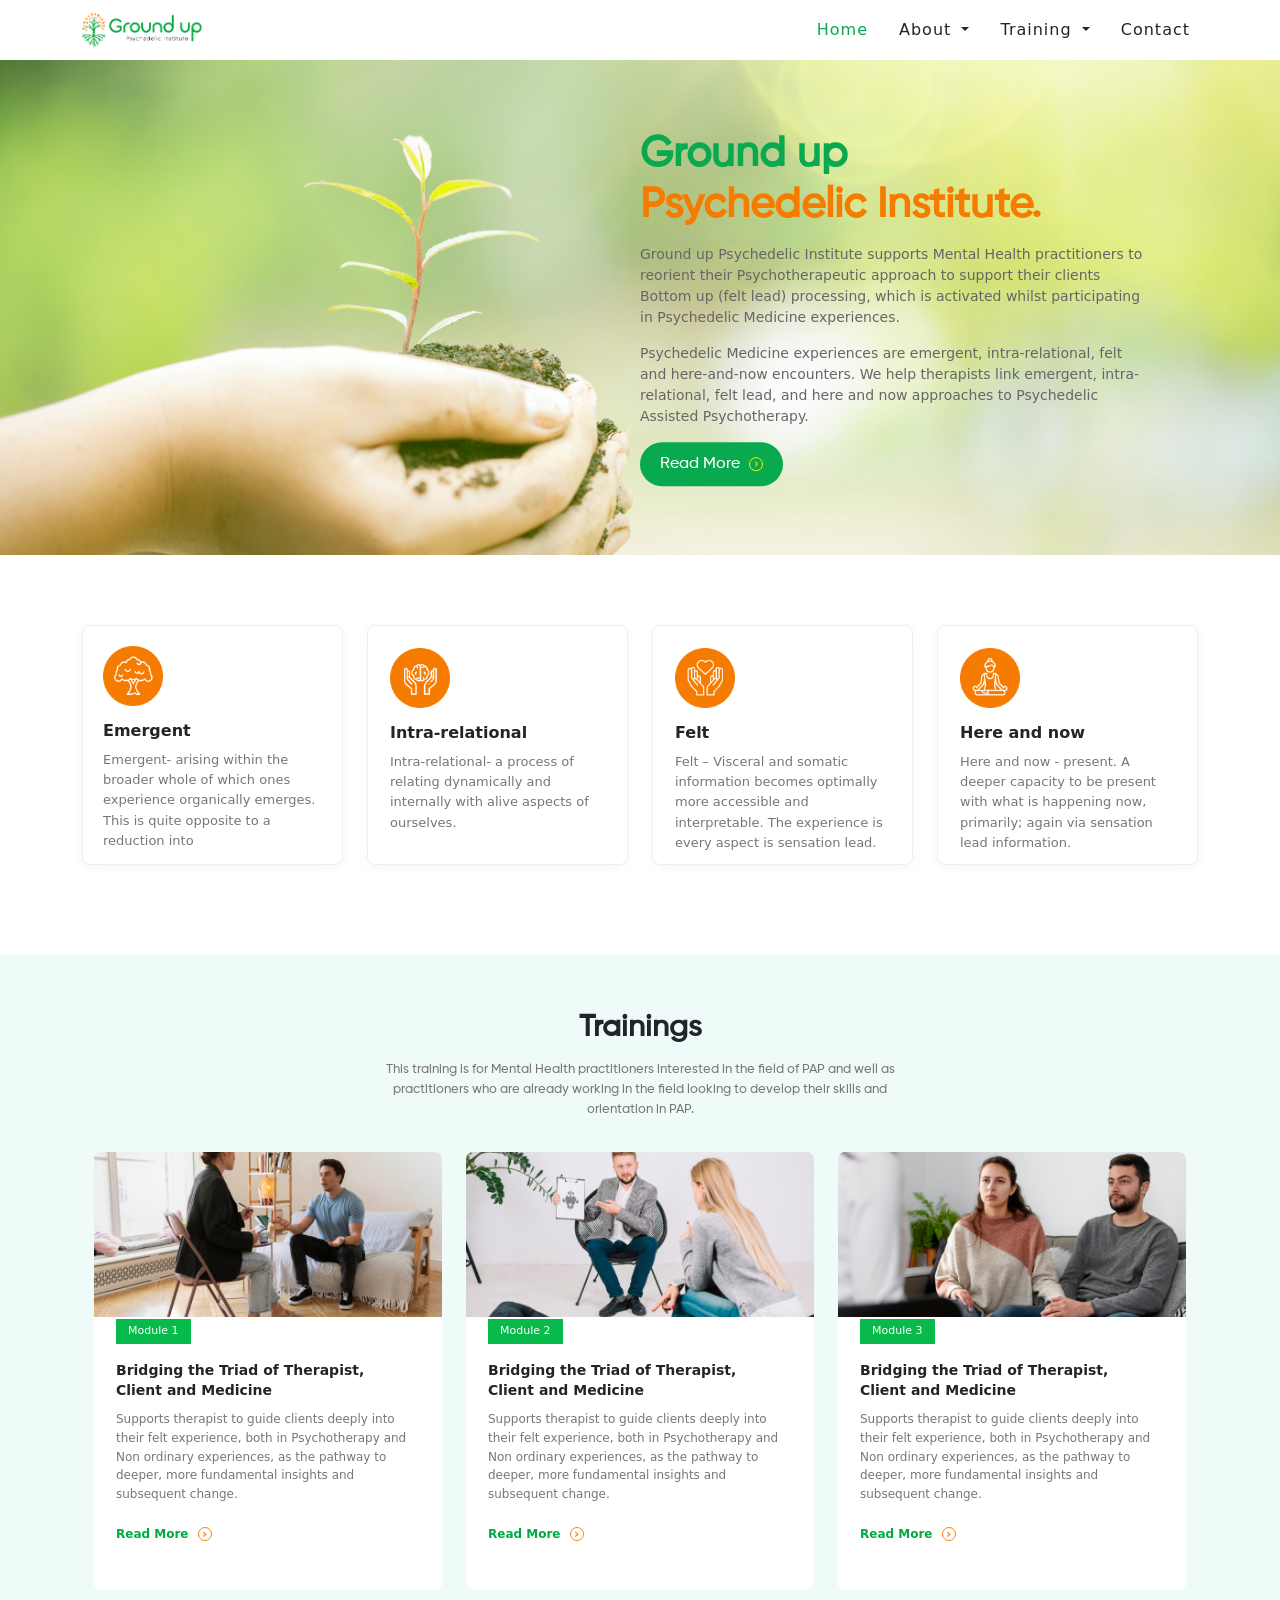
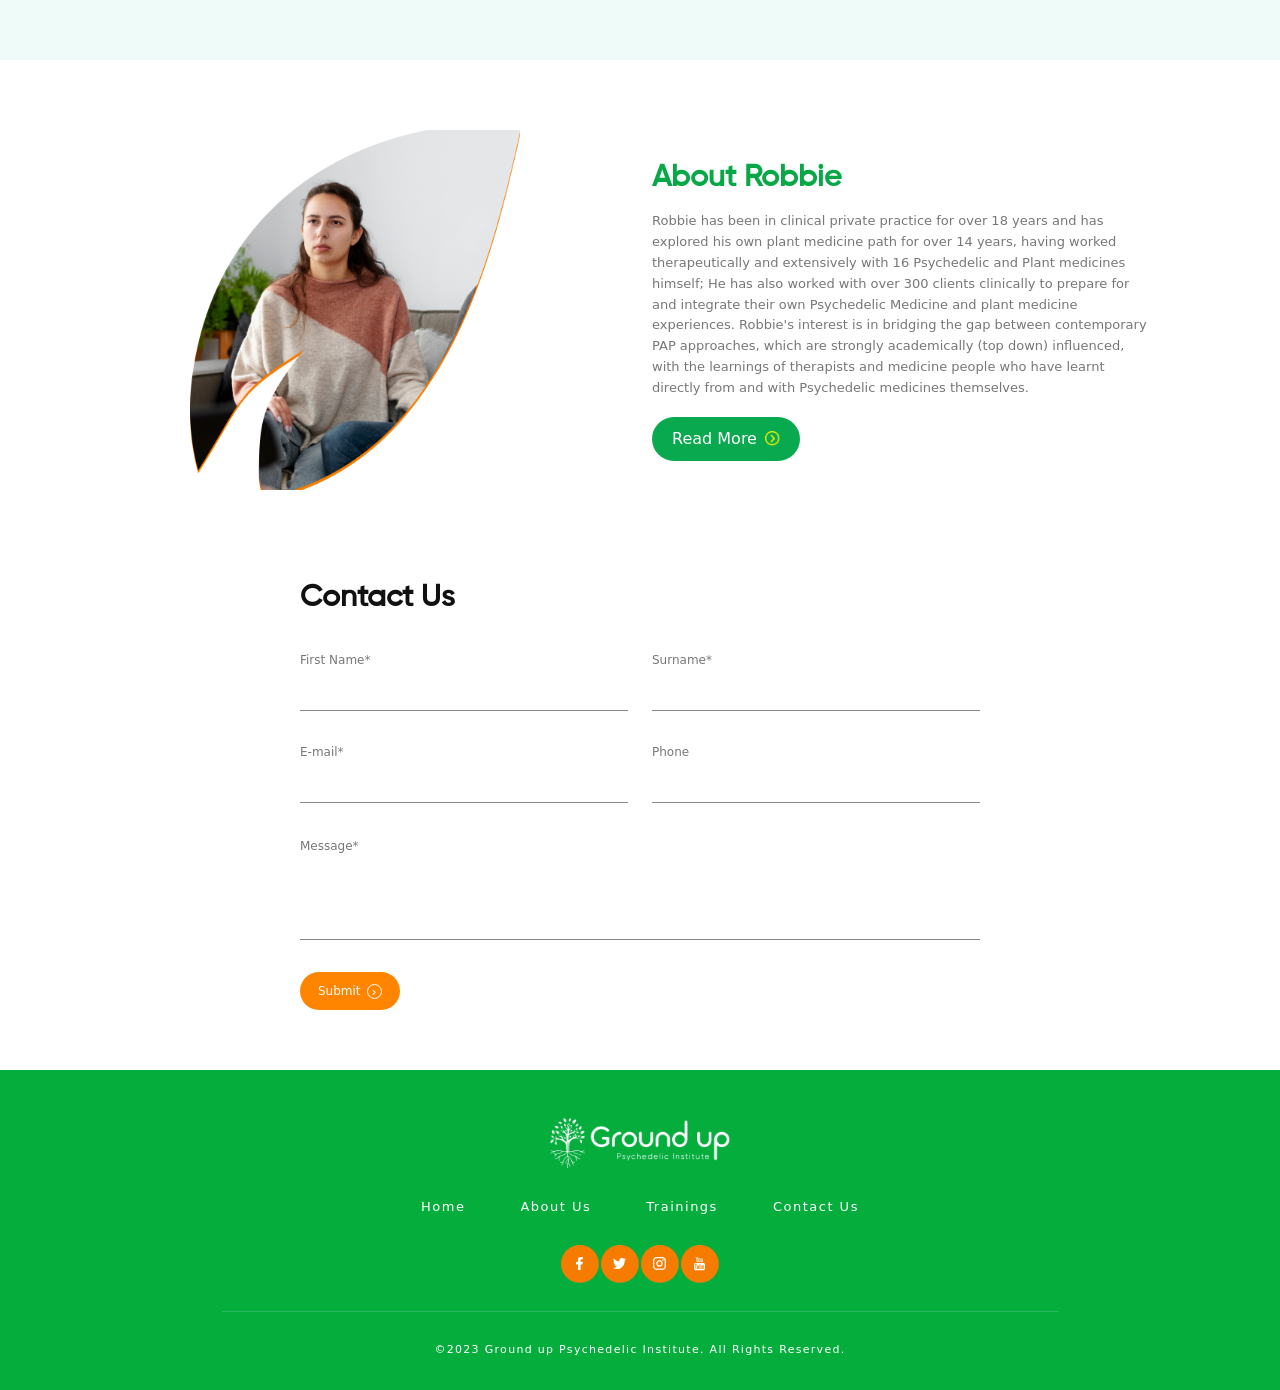
<file: index.html>
<!DOCTYPE html>
<html lang="en">
<head>
    <meta charset="UTF-8">
    <meta name="viewport" content="width=device-width, initial-scale=1.0">
    <title>Ground up</title>
  <link rel="icon" type="image/x-icon" href="/images/fevicon.png">

    <link rel="stylesheet" href="style.css">
    <link href="https://cdn.jsdelivr.net/npm/bootstrap@5.0.2/dist/css/bootstrap.min.css" rel="stylesheet" integrity="sha384-EVSTQN3/azprG1Anm3QDgpJLIm9Nao0Yz1ztcQTwFspd3yD65VohhpuuCOmLASjC" crossorigin="anonymous">
    <script src="https://cdn.jsdelivr.net/npm/bootstrap@5.0.2/dist/js/bootstrap.bundle.min.js" integrity="sha384-MrcW6ZMFYlzcLA8Nl+NtUVF0sA7MsXsP1UyJoMp4YLEuNSfAP+JcXn/tWtIaxVXM" crossorigin="anonymous"></script>
</head>
<body>
<header>
    <nav class="navbar navbar-expand-lg navbar-light bg-white">
    <div class="container">

     
      <a href="#" class="navbar-brand">
        <img src="images/logo.png" alt="Ground up" width="120">
      </a>

      
      <button
        class="navbar-toggler"
        type="button"
        data-bs-toggle="collapse"
        data-bs-target="#navbarMenu"
        aria-controls="navbarMenu"
        aria-expanded="false"
        aria-label="Toggle navigation">

       <span class="navbar-toggler-icon"></span>
      </button>

      <!-- Menu -->
    <div class="collapse navbar-collapse" id="navbarMenu">

         <ul class="navbar-nav ms-auto">
          <li class="nav-item">
            <a class="nav-link text-dark active" href="index.html">Home</a>
          </li>

        
<li class="nav-item dropdown">

    <a 
        class="nav-link dropdown-toggle text-dark"
        href="#"
        role="button"
        data-bs-toggle="dropdown"
        aria-expanded="false">
        About
    </a>

    <ul class="dropdown-menu">

        <li>
            <a class="dropdown-item" href="about.html">
                About Us
            </a>
        </li>

        <li>
            <a class="dropdown-item" href="about-robbie.html">
                About Robbie
            </a>
        </li>

    </ul>

</li>

          <!-- Training Dropdown -->
<li class="nav-item dropdown">

    <a 
        class="nav-link dropdown-toggle text-dark"
        href="#"
        role="button"
        data-bs-toggle="dropdown"
        aria-expanded="false">
        Training
    </a>

    <ul class="dropdown-menu">

        <li>
            <a class="dropdown-item" href="training-module1.html">
                Module 1 - Bridging the Triad of Therapist, Client and Medicine
            </a>
        </li>

        <li>
            <a class="dropdown-item" href="module-2.html">
                Module 2 - Bridging the Triad of Therapist, Client and Medicine
            </a>
        </li>

        <li>
            <a class="dropdown-item" href="module-3.html">
                Module 3 - Bridging the Triad of Therapist, Client and Medicine
            </a>
        </li>

    </ul>

</li>

                    <li class="nav-item">
                        <a class="nav-link text-dark" href="contactus.html">Contact</a>
          </li>
        </ul>

      </div>
    </div>
  </nav>
</header>

<section class="hero">

    <img src="images/hero.png" alt="Ground up hero image">

    <div class="hero-text">
        <h1>
            <span>Ground up</span><br>
            <span id="main-text"> Psychedelic Institute.</span>
        </h1>

        <p>
            Ground up Psychedelic Institute supports Mental Health practitioners
            to reorient their Psychotherapeutic approach to support their clients
            Bottom up (felt lead) processing, which is activated whilst participating
            in Psychedelic Medicine experiences.
        </p>

        <p>
            Psychedelic Medicine experiences are emergent, intra-relational,
            felt and here-and-now encounters. We help therapists link emergent,
            intra-relational, felt lead, and here and now approaches to Psychedelic
            Assisted Psychotherapy.
        </p>
        <div>
        <button style="font-family:gilory-medium ;">Read More <span class="read-more1">›</span> </button>
            </div>
    </div>

   

</section>
<section>

  <section class="features-section">
    <div class="container">
        <div class="row feature-row">

            <!-- Card 1 -->
            <div class="col-lg-3 col-md-6 col-12">
                <div class="feature-card active">

                    <img src="images/service1.png"
                         class="feature-icon"
                         alt="Emergent">

                    <h3>Emergent</h3>

                    <p>
                        Emergent- arising within the broader whole of which
                        ones experience organically emerges. This is quite
                        opposite to a reduction into
                    </p>

                </div>
            </div>


            <!-- Card 2 -->
            <div class="col-lg-3 col-md-6 col-12">
                <div class="feature-card">

                    <img src="images/service2.png"
                         class="feature-icon"
                         alt="Intra-relational">

                    <h3>Intra-relational</h3>

                    <p>
                        Intra-relational- a process of relating dynamically
                        and internally with alive aspects of ourselves.
                    </p>

                </div>
            </div>


            <!-- Card 3 -->
            <div class="col-lg-3 col-md-6 col-12">
                <div class="feature-card">

                    <img src="images/service3.png"
                         class="feature-icon"
                         alt="Felt">

                    <h3>Felt</h3>

                    <p>
                        Felt – Visceral and somatic information becomes
                        optimally more accessible and interpretable.
                        The experience is every aspect is sensation lead.
                    </p>

                </div>
            </div>


            <!-- Card 4 -->
            <div class="col-lg-3 col-md-6 col-12">
                <div class="feature-card">

                    <img src="images/service4.png"
                         class="feature-icon"
                         alt="Here and now">

                    <h3>Here and now</h3>

                    <p>
                        Here and now - present. A deeper capacity to be
                        present with what is happening now, primarily;
                        again via sensation lead information.
                    </p>

                </div>
            </div>

        </div>
    </div>
</section>



<section class="training-section">

    <div class="container">
    <div class="row training-row">

        <!-- Heading -->
        <div class="training-heading">
            <h2>Trainings</h2>

            <p>
                This training is for Mental Health practitioners interested
                in the field of PAP and well as practitioners who are already
                working in the field looking to develop their skills and
                orientation in PAP.
            </p>
        </div>


        <!-- Training Cards -->
        <div class="row training-row">


            <!-- Module 1 -->
            <div class="col-lg-4 col-md-6 col-12">

                <div class="training-card">

                    <img
                        src="images/Training1.png"
                        alt="Module 1"
                        class="training-image"
                    >

                    <div class="training-content">

                        <span class="module-label">
                            Module 1
                        </span>

                        <h3>
                            Bridging the Triad of Therapist,
                            <br>
                            Client and Medicine
                        </h3>

                        <p>
                            Supports therapist to guide clients deeply
                            into their felt experience, both in
                            Psychotherapy and Non ordinary experiences,
                            as the pathway to deeper, more fundamental
                            insights and subsequent change.
                        </p>

                        <a href="training-module1.html" class="read-more">
                            Read More
                            <span>›</span>
                        </a>

                    </div>

                </div>

            </div>


            <!-- Module 2 -->
            <div class="col-lg-4 col-md-6 col-12">

                <div class="training-card">

                    <img
                        src="images/training2.png"
                        alt="Module 2"
                        class="training-image"
                    >

                    <div class="training-content">

                        <span class="module-label">
                            Module 2
                        </span>

                        <h3>
                            Bridging the Triad of Therapist,
                            <br>
                            Client and Medicine
                        </h3>

                        <p>
                            Supports therapist to guide clients deeply
                            into their felt experience, both in
                            Psychotherapy and Non ordinary experiences,
                            as the pathway to deeper, more fundamental
                            insights and subsequent change.
                        </p>

                        <a href="training-module1.html" class="read-more">
                            Read More
                            <span>›</span>
                        </a>

                    </div>

                </div>

            </div>


            <!-- Module 3 -->
            <div class="col-lg-4 col-md-6 col-12">

                <div class="training-card">

                    <img
                        src="images/training3.png"
                        alt="Module 3"
                        class="training-image"
                    >

                    <div class="training-content">

                        <span class="module-label">
                            Module 3
                        </span>

                        <h3>
                            Bridging the Triad of Therapist,
                            <br>
                            Client and Medicine
                        </h3>

                        <p>
                            Supports therapist to guide clients deeply
                            into their felt experience, both in
                            Psychotherapy and Non ordinary experiences,
                            as the pathway to deeper, more fundamental
                            insights and subsequent change.
                        </p>

                        <a href="training-module1.html" class="read-more">
                            Read More
                            <span>›</span>
                        </a>

                    </div>

                </div>

            </div>

        </div>

    </div>

</section>

<section class="about-section">

    <div class="container">

        <div class="row align-items-center">

            
            <div class="col-lg-6 col-md-6 col-12">

                <div class="about-image">
                    <img src="images/abouthero.png" alt="Robbie">
                </div>

            </div>


            
            <div class="col-lg-6 col-md-6 col-12 ">

             <div class="about-content">

                    <h2>About Robbie</h2>

             <p>
                      Robbie has been in clinical private practice for over
                        18 years and has explored his own plant medicine path
                        for over 14 years, having worked therapeutically and
                        extensively with 16 Psychedelic and Plant medicines
                        himself; He has also worked with over 300 clients
                        clinically to prepare for and integrate their own
                        Psychedelic Medicine and plant medicine experiences.
                        Robbie's interest is in bridging the gap between
                        contemporary PAP approaches, which are strongly
                        academically (top down) influenced, with the learnings
                        of therapists and medicine people who have learnt
                        directly from and with Psychedelic medicines themselves.
                    </p>

                   
                        </div>
                        <button class="about-btn" type="button">Read More <img src="images/rightsign.png" alt=""></button>
        
                </div>

        </div>
    </div>

</section>
<section class="contact-section" id="contact">

    <div class="container">

        <div class="contact-wrapper">

            <div class="contact-intro">
                
                <h2>Contact Us</h2>
              
             
            </div>

            <form class="contact-form">

                <div class="row">

                    <!-- First Name -->
                    <div class="col-md-6">
                        <div class="form-group">
                            <label for="first-name">First Name*</label>
                            <input id="first-name" name="first-name" type="text" autocomplete="given-name" required>
                        </div>
                    </div>

                    <!-- Surname -->
                    <div class="col-md-6">
                        <div class="form-group">
                            <label for="surname">Surname*</label>
                            <input id="surname" name="surname" type="text" autocomplete="family-name" required>
                        </div>
                    </div>

                    <!-- Email -->
                    <div class="col-md-6">
                        <div class="form-group">
                            <label for="email">E-mail*</label>
                            <input id="email" name="email" type="email" autocomplete="email" required>
                        </div>
                    </div>

                    <!-- Phone -->
                    <div class="col-md-6">
                        <div class="form-group">
                            <label for="phone">Phone</label>
                            <input id="phone" name="phone" type="tel" autocomplete="tel">
                        </div>
                    </div>

                    <!-- Message -->
                    <div class="col-12">
                        <div class="form-group message-group">
                            <label for="message">Message*</label>
                            <textarea id="message" name="message" required></textarea>
                        </div>
                    </div>

                    <!-- Submit -->
                    <div class="col-12">
                        <button type="submit" class="submit-btn">
                            Submit
                            <span>›</span>
                        </button>
                    </div>

                </div>

            </form>

        </div>

    </div>

</section>
<!-- Footer -->
<footer class="footer">

    <div class="container">

        
        <div class="footer-logo">
            <img src="images/footerlogo.png" alt="Ground Up">
        </div>


        
        <nav class="footer-nav">

            <a href="index.html">Home</a>
            <a href="about.html">About Us</a>
            <a href="training-module1.html">Trainings</a>
            <a href="contactus.html">Contact Us</a>

        </nav>


        
        <div class="social-icons">

            <a href="#" aria-label="Facebook">
                <img src="/images/fblogo.png">
            </a>

            <a href="#" aria-label="Twitter">
                <img src="/images/twitterlogo.png">
            </a>

            <a href="#" aria-label="Instagram">
                <img src="/images/instalogo.png">
            </a>

            <a href="#" aria-label="LinkedIn">
               <img src="/images/youtube logo.png">
            </a>

        </div>


        
        <div class="footer-line"></div>


     
        <p class="copyright">
            ©2023 Ground up Psychedelic Institute. All Rights Reserved.
        </p>

    </div>

</footer>

    
</body>
</html>
</file>
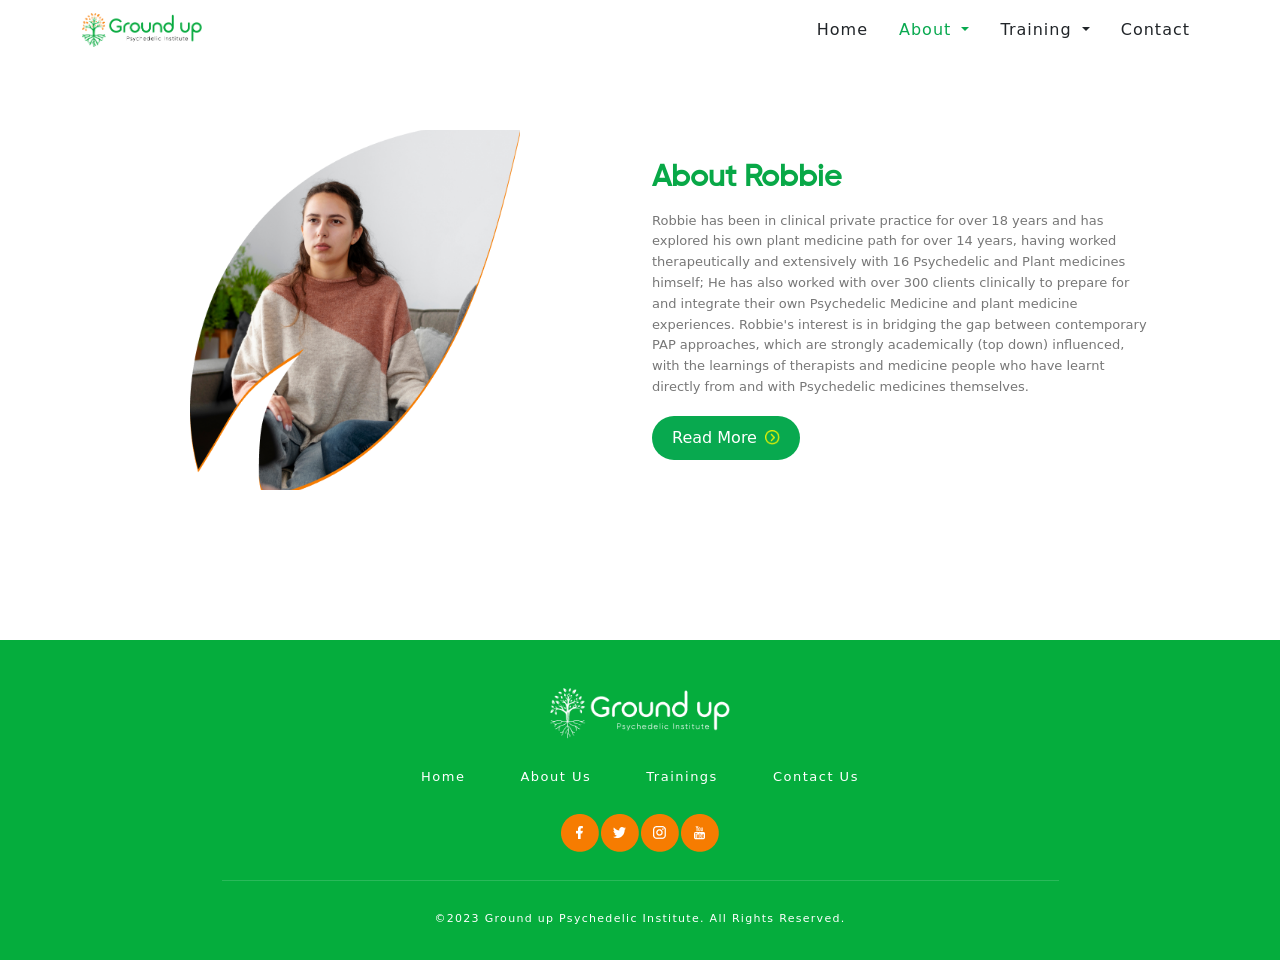
<file: about-robbie.html>
<!DOCTYPE html>
<html lang="en">
<head>
    <meta charset="UTF-8">
    <meta name="viewport" content="width=device-width, initial-scale=1.0">
    <title>Ground Up</title>
     <link rel="icon" type="image/x-icon" href="/images/fevicon.png">

    <link rel="stylesheet" href="style.css">
      <link href="https://cdn.jsdelivr.net/npm/bootstrap@5.0.2/dist/css/bootstrap.min.css" rel="stylesheet" integrity="sha384-EVSTQN3/azprG1Anm3QDgpJLIm9Nao0Yz1ztcQTwFspd3yD65VohhpuuCOmLASjC" crossorigin="anonymous">
    <script src="https://cdn.jsdelivr.net/npm/bootstrap@5.0.2/dist/js/bootstrap.bundle.min.js" integrity="sha384-MrcW6ZMFYlzcLA8Nl+NtUVF0sA7MsXsP1UyJoMp4YLEuNSfAP+JcXn/tWtIaxVXM" crossorigin="anonymous"></script>

</head>
<body>
    <nav class="navbar navbar-expand-lg navbar-light bg-white">
    <div class="container">

     
      <a href="#" class="navbar-brand">
        <img src="images/logo.png" alt="Ground up" width="120">
      </a>

      
      <button
        class="navbar-toggler"
        type="button"
        data-bs-toggle="collapse"
        data-bs-target="#navbarMenu"
        aria-controls="navbarMenu"
        aria-expanded="false"
        aria-label="Toggle navigation">

       <span class="navbar-toggler-icon"></span>
      </button>

      <!-- Menu -->
    <div class="collapse navbar-collapse" id="navbarMenu">

         <ul class="navbar-nav ms-auto">
          <li class="nav-item">
            <a class="nav-link text-dark" href="index.html">Home</a>
          </li>

          <li class="nav-item dropdown">
            <a
              class="nav-link dropdown-toggle text-dark active"
              href="#"
              role="button"
              data-bs-toggle="dropdown"
              aria-expanded="false">
              About
            </a>

            <ul class="dropdown-menu">
              <li>
                <a class="dropdown-item" href="about.html">About Us</a>
              </li>
              <li>
                <a class="dropdown-item active" href="about-robbie.html">About Robbie</a>
              </li>
            </ul>
          </li>

          <li class="nav-item dropdown">
            <a 
              class="nav-link dropdown-toggle text-dark"
              href="#"
              role="button"
              data-bs-toggle="dropdown"
              aria-expanded="false">
              Training
            </a>

            <ul class="dropdown-menu">
              <li>
                <a class="dropdown-item" href="training-module1.html">
                  Module 1 - Bridging the Triad of Therapist, Client and Medicine
                </a>
              </li>

              <li>
                <a class="dropdown-item" href="module-2.html">
                  Module 2 - Bridging the Triad of Therapist, Client and Medicine
                </a>
              </li>

              <li>
                <a class="dropdown-item" href="module-3.html">
                  Module 3 - Bridging the Triad of Therapist, Client and Medicine
                </a>
              </li>
            </ul>
          </li>

                    <li class="nav-item">
                        <a class="nav-link text-dark" href="contactus.html">Contact</a>
          </li>
        </ul>

      </div>
    </div>
  </nav>

  <section class="about-section">

    <div class="container">

        <div class="row align-items-center">

            
            <div class="col-lg-6 col-md-6 col-12">

                <div class="about-image">
                    <img src="images/abouthero.png" alt="Robbie">
                </div>

            </div>


            
            <div class="col-lg-6 col-md-6 col-12 ">

             <div class="about-content">

                    <h2>About Robbie</h2>

             <p>
                      Robbie has been in clinical private practice for over
                        18 years and has explored his own plant medicine path
                        for over 14 years, having worked therapeutically and
                        extensively with 16 Psychedelic and Plant medicines
                        himself; He has also worked with over 300 clients
                        clinically to prepare for and integrate their own
                        Psychedelic Medicine and plant medicine experiences.
                        Robbie's interest is in bridging the gap between
                        contemporary PAP approaches, which are strongly
                        academically (top down) influenced, with the learnings
                        of therapists and medicine people who have learnt
                        directly from and with Psychedelic medicines themselves.
                    </p>

                   
                        </div>
                        <button class="about-btn" type="button">Read More <img src="images/rightsign.png" alt=""></button>
        
                </div>

        </div>
    </div>

</section>

<footer class="footer">

    <div class="container">

        
        <div class="footer-logo">
            <img src="images/footerlogo.png" alt="Ground Up">
        </div>


        
        <nav class="footer-nav">

            <a href="index.html">Home</a>
            <a href="about.html">About Us</a>
            <a href="training-module1.html">Trainings</a>
            <a href="contactus.html">Contact Us</a>

        </nav>


        
        <div class="social-icons">

            <a href="#" aria-label="Facebook">
                <img src="/images/fblogo.png">
            </a>

            <a href="#" aria-label="Twitter">
                <img src="/images/twitterlogo.png">
            </a>

            <a href="#" aria-label="Instagram">
                <img src="/images/instalogo.png">
            </a>

            <a href="#" aria-label="LinkedIn">
               <img src="/images/youtube logo.png">
            </a>

        </div>


        
        <div class="footer-line"></div>


     
        <p class="copyright">
            ©2023 Ground up Psychedelic Institute. All Rights Reserved.
        </p>

    </div>

</footer>

</body>
</html>
</file>
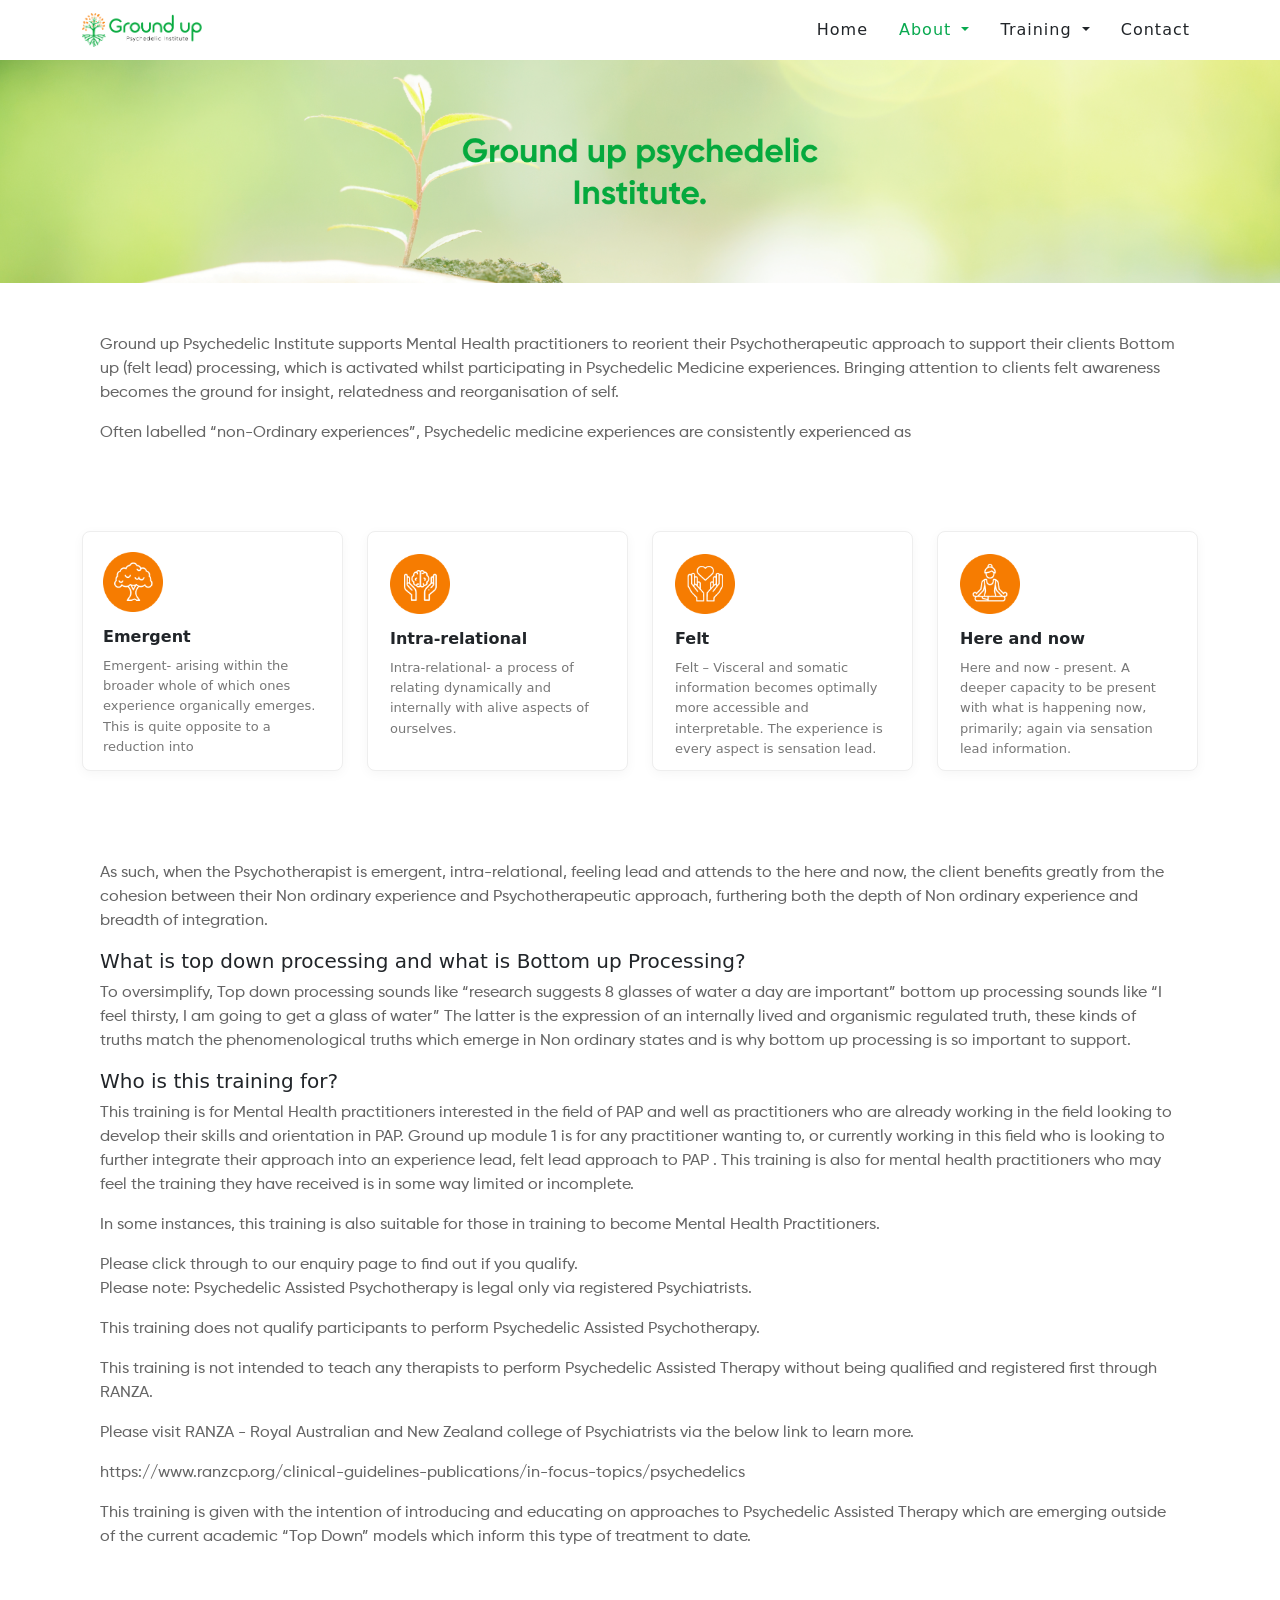
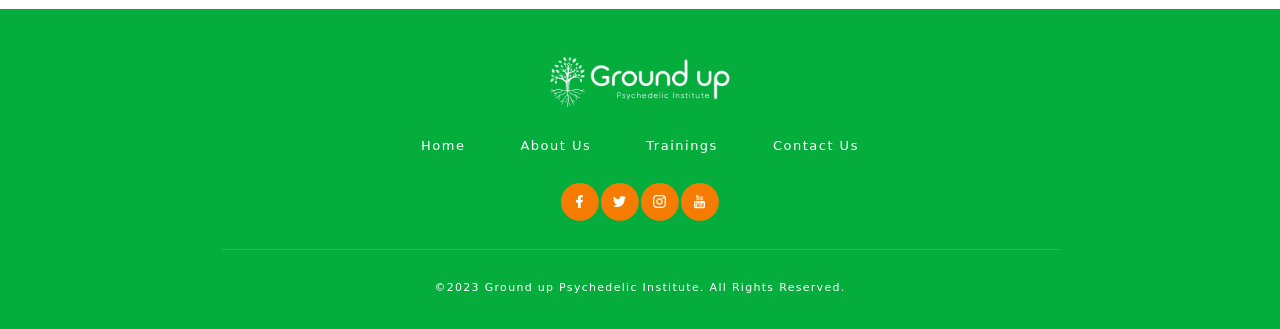
<file: about.html>
<!DOCTYPE html>
<html lang="en">
<head>
    <meta charset="UTF-8">
    <meta name="viewport" content="width=device-width, initial-scale=1.0">
    <title>Ground Up</title>
     <link rel="icon" type="image/x-icon" href="/images/fevicon.png">

     <link rel="stylesheet" href="style.css">
      <link href="https://cdn.jsdelivr.net/npm/bootstrap@5.0.2/dist/css/bootstrap.min.css" rel="stylesheet" integrity="sha384-EVSTQN3/azprG1Anm3QDgpJLIm9Nao0Yz1ztcQTwFspd3yD65VohhpuuCOmLASjC" crossorigin="anonymous">
    <script src="https://cdn.jsdelivr.net/npm/bootstrap@5.0.2/dist/js/bootstrap.bundle.min.js" integrity="sha384-MrcW6ZMFYlzcLA8Nl+NtUVF0sA7MsXsP1UyJoMp4YLEuNSfAP+JcXn/tWtIaxVXM" crossorigin="anonymous"></script>

</head>
<body>
    <nav class="navbar navbar-expand-lg navbar-light bg-white">
    <div class="container">

     
      <a href="#" class="navbar-brand">
        <img src="images/logo.png" alt="Ground up" width="120">
      </a>

      
      <button
        class="navbar-toggler"
        type="button"
        data-bs-toggle="collapse"
        data-bs-target="#navbarMenu"
        aria-controls="navbarMenu"
        aria-expanded="false"
        aria-label="Toggle navigation">

       <span class="navbar-toggler-icon"></span>
      </button>

      <!-- Menu -->
    <div class="collapse navbar-collapse" id="navbarMenu">

         <ul class="navbar-nav ms-auto">
          <li class="nav-item">
            <a class="nav-link text-dark" href="index.html">Home</a>
          </li>

                    <li class="nav-item dropdown">
                        <a
                            class="nav-link dropdown-toggle text-dark active"
                            href="#"
                            role="button"
                            data-bs-toggle="dropdown"
                            aria-expanded="false">
                            About
                        </a>

                        <ul class="dropdown-menu">
                            <li>
                                <a class="dropdown-item active" href="about.html">About Us</a>
                            </li>
                            <li>
                                <a class="dropdown-item" href="about-robbie.html">About Robbie</a>
                            </li>
                        </ul>
                    </li>

          <li class="nav-item dropdown">
            <a 
              class="nav-link dropdown-toggle text-dark"
              href="#"
              role="button"
              data-bs-toggle="dropdown"
              aria-expanded="false">
              Training
            </a>

            <ul class="dropdown-menu">
              <li>
                <a class="dropdown-item" href="training-module1.html">
                  Module 1 - Bridging the Triad of Therapist, Client and Medicine
                </a>
              </li>

              <li>
                <a class="dropdown-item" href="module-2.html">
                  Module 2 - Bridging the Triad of Therapist, Client and Medicine
                </a>
              </li>

              <li>
                <a class="dropdown-item" href="module-3.html">
                  Module 3 - Bridging the Triad of Therapist, Client and Medicine
                </a>
              </li>
            </ul>
          </li>

                    <li class="nav-item">
                        <a class="nav-link text-dark" href="contactus.html">Contact</a>
          </li>
        </ul>

      </div>
    </div>
  </nav>


<section class="hero">

    <img src="images/about-hero.png" alt="Ground up hero image"> 
</section>

<section>
    
    <div >
<p class="about-text-p" style="margin-top: 50px;">Ground up Psychedelic Institute supports Mental Health practitioners to reorient their Psychotherapeutic approach to support their clients Bottom up (felt lead) processing, which is activated whilst participating in Psychedelic Medicine experiences. Bringing attention to clients felt awareness becomes the ground for insight, relatedness and reorganisation of self.</p>

<p class="about-text-p">Often labelled “non-Ordinary experiences”, Psychedelic medicine experiences are consistently experienced as</p>

    </div>
</section>

<section class="features-section">
    <div class="container">
        <div class="row feature-row">

            <!-- Card 1 -->
            <div class="col-lg-3 col-md-6 col-12">
                <div class="feature-card active">

                    <img src="images/service1.png"
                         class="feature-icon"
                         alt="Emergent">

                    <h3>Emergent</h3>

                    <p>
                        Emergent- arising within the broader whole of which
                        ones experience organically emerges. This is quite
                        opposite to a reduction into
                    </p>

                </div>
            </div>


            <!-- Card 2 -->
            <div class="col-lg-3 col-md-6 col-12">
                <div class="feature-card">

                    <img src="images/service2.png"
                         class="feature-icon"
                         alt="Intra-relational">

                    <h3>Intra-relational</h3>

                    <p>
                        Intra-relational- a process of relating dynamically
                        and internally with alive aspects of ourselves.
                    </p>

                </div>
            </div>


            <!-- Card 3 -->
            <div class="col-lg-3 col-md-6 col-12">
                <div class="feature-card">

                    <img src="images/service3.png"
                         class="feature-icon"
                         alt="Felt">

                    <h3>Felt</h3>

                    <p>
                        Felt – Visceral and somatic information becomes
                        optimally more accessible and interpretable.
                        The experience is every aspect is sensation lead.
                    </p>

                </div>
            </div>


            <!-- Card 4 -->
            <div class="col-lg-3 col-md-6 col-12">
                <div class="feature-card">

                    <img src="images/service4.png"
                         class="feature-icon"
                         alt="Here and now">

                    <h3>Here and now</h3>

                    <p>
                        Here and now - present. A deeper capacity to be
                        present with what is happening now, primarily;
                        again via sensation lead information.
                    </p>

                </div>
            </div>

        </div>
    </div>
</section>
</div>

<p class="about-text-p">As such, when the Psychotherapist is emergent, intra-relational, feeling lead and attends to the here and now, the client benefits greatly from the cohesion between their Non ordinary experience and Psychotherapeutic approach, furthering both the depth of Non ordinary experience and breadth of integration.</p>

<h5 class="about-text-h">What is top down processing and what is Bottom up Processing?</h5>

<p class="about-text-p">To oversimplify, Top down processing sounds like “research suggests 8 glasses of water a day are important” bottom up processing sounds like “I feel thirsty, I am going to get a glass of water” The latter is the expression of an internally lived and organismic regulated truth, these kinds of truths match the phenomenological truths which emerge in Non ordinary states and is why bottom up processing is so important to support.</p>

<h5 class="about-text-h">Who is this training for?</h5>

<p class="about-text-p">This training is for Mental Health practitioners interested in the field of PAP and well as practitioners who are already working in the field looking to develop their skills and orientation in PAP. Ground up module 1 is for any practitioner wanting to, or currently working in this field who is looking to further integrate their approach into an experience lead, felt lead approach to PAP . This training is also for mental health practitioners who may feel the training they have received is in some way limited or incomplete.</br>

<p class="about-text-p">In some instances, this training is also suitable for those in training to become Mental Health Practitioners.</p>


<p class="about-text-p">Please click through to our enquiry page to find out if you qualify.</br>
Please note: Psychedelic Assisted Psychotherapy is legal only via registered Psychiatrists.

<p class="about-text-p">This training does not qualify participants to perform Psychedelic Assisted Psychotherapy.</p>

<p class="about-text-p">This training is not intended to teach any therapists to perform Psychedelic Assisted Therapy without being qualified and registered first through RANZA.</p>

<p class="about-text-p">Please visit RANZA - Royal Australian and New Zealand college of Psychiatrists via the below link to learn more.</p>

<p class="about-text-p">https://www.ranzcp.org/clinical-guidelines-publications/in-focus-topics/psychedelics</p>

<p class="about-text-p" style="margin-bottom: 50px;">This training is given with the intention of introducing and educating on approaches to Psychedelic Assisted Therapy which are emerging outside of the current academic “Top Down” models which inform this type of treatment to date.</p>
</p>



<footer class="footer">

    <div class="container">

        
        <div class="footer-logo">
            <img src="images/footerlogo.png" alt="Ground Up">
        </div>


        
        <nav class="footer-nav">

            <a href="index.html">Home</a>
            <a href="about.html">About Us</a>
            <a href="training-module1.html">Trainings</a>
            <a href="contactus.html">Contact Us</a>

        </nav>


        
        <div class="social-icons">

            <a href="#" aria-label="Facebook">
                <img src="/images/fblogo.png">
            </a>

            <a href="#" aria-label="Twitter">
                <img src="/images/twitterlogo.png">
            </a>

            <a href="#" aria-label="Instagram">
                <img src="/images/instalogo.png">
            </a>

            <a href="#" aria-label="LinkedIn">
               <img src="/images/youtube logo.png">
            </a>

        </div>


        
        <div class="footer-line"></div>


     
        <p class="copyright">
            ©2023 Ground up Psychedelic Institute. All Rights Reserved.
        </p>

    </div>

</footer>



</body>
</html>
</file>
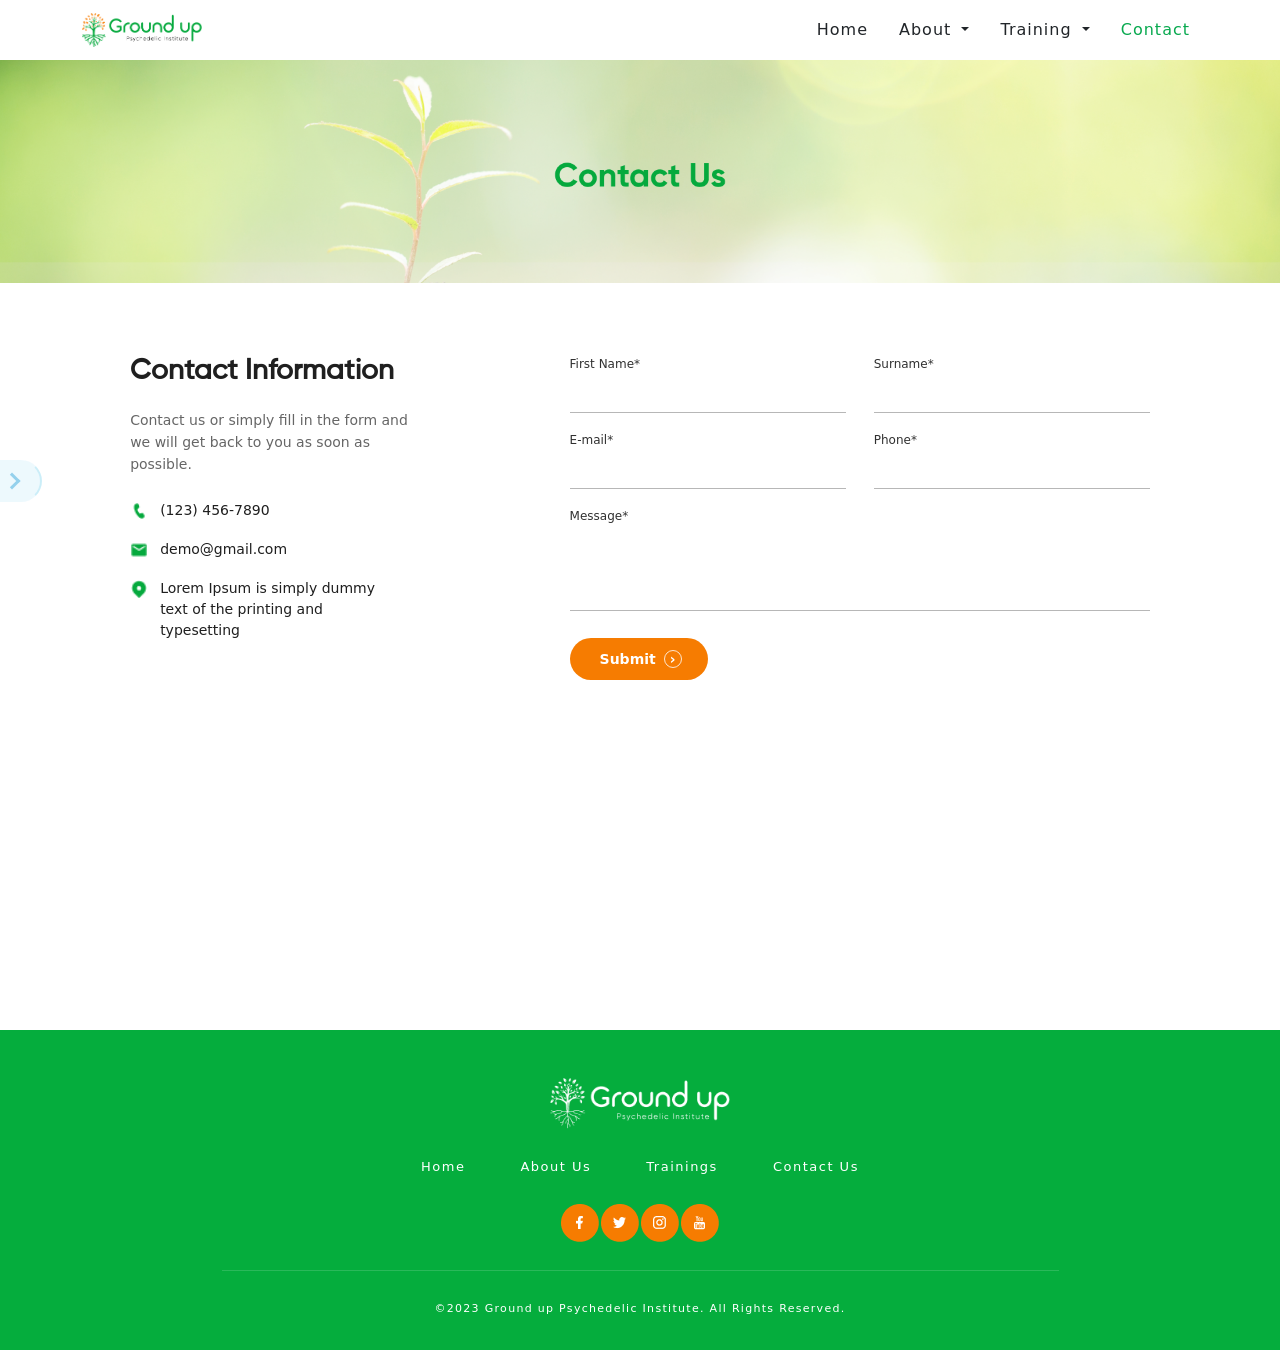
<file: contactus.html>
<!DOCTYPE html>
<html lang="en">
<head>
    <meta charset="UTF-8">
    <meta name="viewport" content="width=device-width, initial-scale=1.0">
    <title>Ground Up</title>
 <link rel="icon" type="image/x-icon" href="/images/fevicon.png">


    <link rel="stylesheet" href="style.css">
      <link href="https://cdn.jsdelivr.net/npm/bootstrap@5.0.2/dist/css/bootstrap.min.css" rel="stylesheet" integrity="sha384-EVSTQN3/azprG1Anm3QDgpJLIm9Nao0Yz1ztcQTwFspd3yD65VohhpuuCOmLASjC" crossorigin="anonymous">
    <script src="https://cdn.jsdelivr.net/npm/bootstrap@5.0.2/dist/js/bootstrap.bundle.min.js" integrity="sha384-MrcW6ZMFYlzcLA8Nl+NtUVF0sA7MsXsP1UyJoMp4YLEuNSfAP+JcXn/tWtIaxVXM" crossorigin="anonymous"></script>

</head>
<body class="contact-page-body">

    <nav class="navbar navbar-expand-lg navbar-light bg-white">
    <div class="container">

     
      <a href="#" class="navbar-brand">
        <img src="images/logo.png" alt="Ground up" width="120">
      </a>

      
      <button
        class="navbar-toggler"
        type="button"
        data-bs-toggle="collapse"
        data-bs-target="#navbarMenu"
        aria-controls="navbarMenu"
        aria-expanded="false"
        aria-label="Toggle navigation">

       <span class="navbar-toggler-icon"></span>
      </button>

      <!-- Menu -->
    <div class="collapse navbar-collapse" id="navbarMenu">

         <ul class="navbar-nav ms-auto">
          <li class="nav-item">
            <a class="nav-link text-dark" href="index.html">Home</a>
          </li>

                    <li class="nav-item dropdown">
                        <a
                            class="nav-link dropdown-toggle text-dark"
                            href="#"
                            role="button"
                            data-bs-toggle="dropdown"
                            aria-expanded="false">
                            About
                        </a>

                        <ul class="dropdown-menu">
                            <li>
                                <a class="dropdown-item" href="about.html">About Us</a>
                            </li>
                            <li>
                                <a class="dropdown-item" href="about-robbie.html">About Robbie</a>
                            </li>
                        </ul>
                    </li>

          <li class="nav-item dropdown">
            <a 
              class="nav-link dropdown-toggle text-dark"
              href="#"
              role="button"
              data-bs-toggle="dropdown"
              aria-expanded="false">
              Training
            </a>

            <ul class="dropdown-menu">
              <li>
                <a class="dropdown-item" href="training-module1.html">
                  Module 1 - Bridging the Triad of Therapist, Client and Medicine
                </a>
              </li>

              <li>
                <a class="dropdown-item" href="module-2.html">
                  Module 2 - Bridging the Triad of Therapist, Client and Medicine
                </a>
              </li>

              <li>
                <a class="dropdown-item" href="module-3.html">
                  Module 3 - Bridging the Triad of Therapist, Client and Medicine
                </a>
              </li>
            </ul>
          </li>

                    <li class="nav-item">
                        <a class="nav-link text-dark active" href="contactus.html">Contact</a>
          </li>
        </ul>

      </div>
    </div>
  </nav>
<section class="hero">

    <img src="images/contact-hero.png" alt="Ground up hero image"> 
</section>
  <section class="contact-page-section">
    <div class="floating-arrow" aria-hidden="true"></div>

    <div class="container contact-page-shell">
      <div class="contact-page-copy">
        <h2>Contact Information</h2>
        <p>
          Contact us or simply fill in the form and we will get back to you as soon as possible.
        </p>

        <div class="contact-page-details">
          <div class="detail-item">
            <img src="images/call-icon.png" alt="Phone" class="detail-icon-img">
            <span>(123) 456-7890</span>
          </div>

          <div class="detail-item">
            <img src="images/email-icon.png" alt="Email" class="detail-icon-img">
            <span>demo@gmail.com</span>
          </div>

          <div class="detail-item location-item">
            <img src="images/location-icon.png" alt="Location" class="detail-icon-img">
            <span>Lorem Ipsum is simply dummy text of the printing and typesetting</span>
          </div>
        </div>
      </div>

      <div class="contact-page-form-wrap">
        <form class="contact-page-form">
          <div class="form-row">
            <div class="form-field">
              <label for="first-name">First Name*</label>
              <input id="first-name" name="first-name" type="text" required>
            </div>

            <div class="form-field">
              <label for="surname">Surname*</label>
              <input id="surname" name="surname" type="text" required>
            </div>
          </div>

          <div class="form-row">
            <div class="form-field">
              <label for="email">E-mail*</label>
              <input id="email" name="email" type="email" required>
            </div>

            <div class="form-field">
              <label for="phone">Phone*</label>
              <input id="phone" name="phone" type="tel">
            </div>
          </div>

          <div class="form-field message-field">
            <label for="message">Message*</label>
            <textarea id="message" name="message" required></textarea>
          </div>

          <button type="submit" class="contact-submit-btn">
            Submit
            <span>›</span>
          </button>
        </form>
      </div>
    </div>
  </section>

  <section class="contact-map-section" aria-label="Map location">
    <div class="container map-container">
      <iframe
        src="https://www.google.com/maps/embed?pb=!1m18!1m12!1m3!1d927767.3399049372!2d46.193023081815056!3d24.72375005942204!2m3!1f0!2f0!3f0!3m2!1i1024!2i768!4f13.1!3m3!1m2!1s0x3e2f03890d489399%3A0xba974d1c98e79fd5!2sRiyadh%20Saudi%20Arabia!5e0!3m2!1sen!2sin!4v1789626552805!5m2!1sen!2sin"
        class="map-frame"
        loading="lazy"
        referrerpolicy="strict-origin-when-cross-origin"
        allowfullscreen>
      </iframe>
    </div>
  </section>

</body>

<footer class="footer">

    <div class="container">

        
        <div class="footer-logo">
            <img src="images/footerlogo.png" alt="Ground Up">
        </div>


        
        <nav class="footer-nav">

            <a href="index.html">Home</a>
            <a href="about.html">About Us</a>
            <a href="training-module1.html">Trainings</a>
            <a href="contactus.html">Contact Us</a>

        </nav>


        
        <div class="social-icons">

            <a href="#" aria-label="Facebook">
                <img src="/images/fblogo.png">
            </a>

            <a href="#" aria-label="Twitter">
                <img src="/images/twitterlogo.png">
            </a>

            <a href="#" aria-label="Instagram">
                <img src="/images/instalogo.png">
            </a>

            <a href="#" aria-label="LinkedIn">
               <img src="/images/youtube logo.png">
            </a>

        </div>


        
        <div class="footer-line"></div>


     
        <p class="copyright">
            ©2023 Ground up Psychedelic Institute. All Rights Reserved.
        </p>

    </div>

</footer>
</html>
</file>
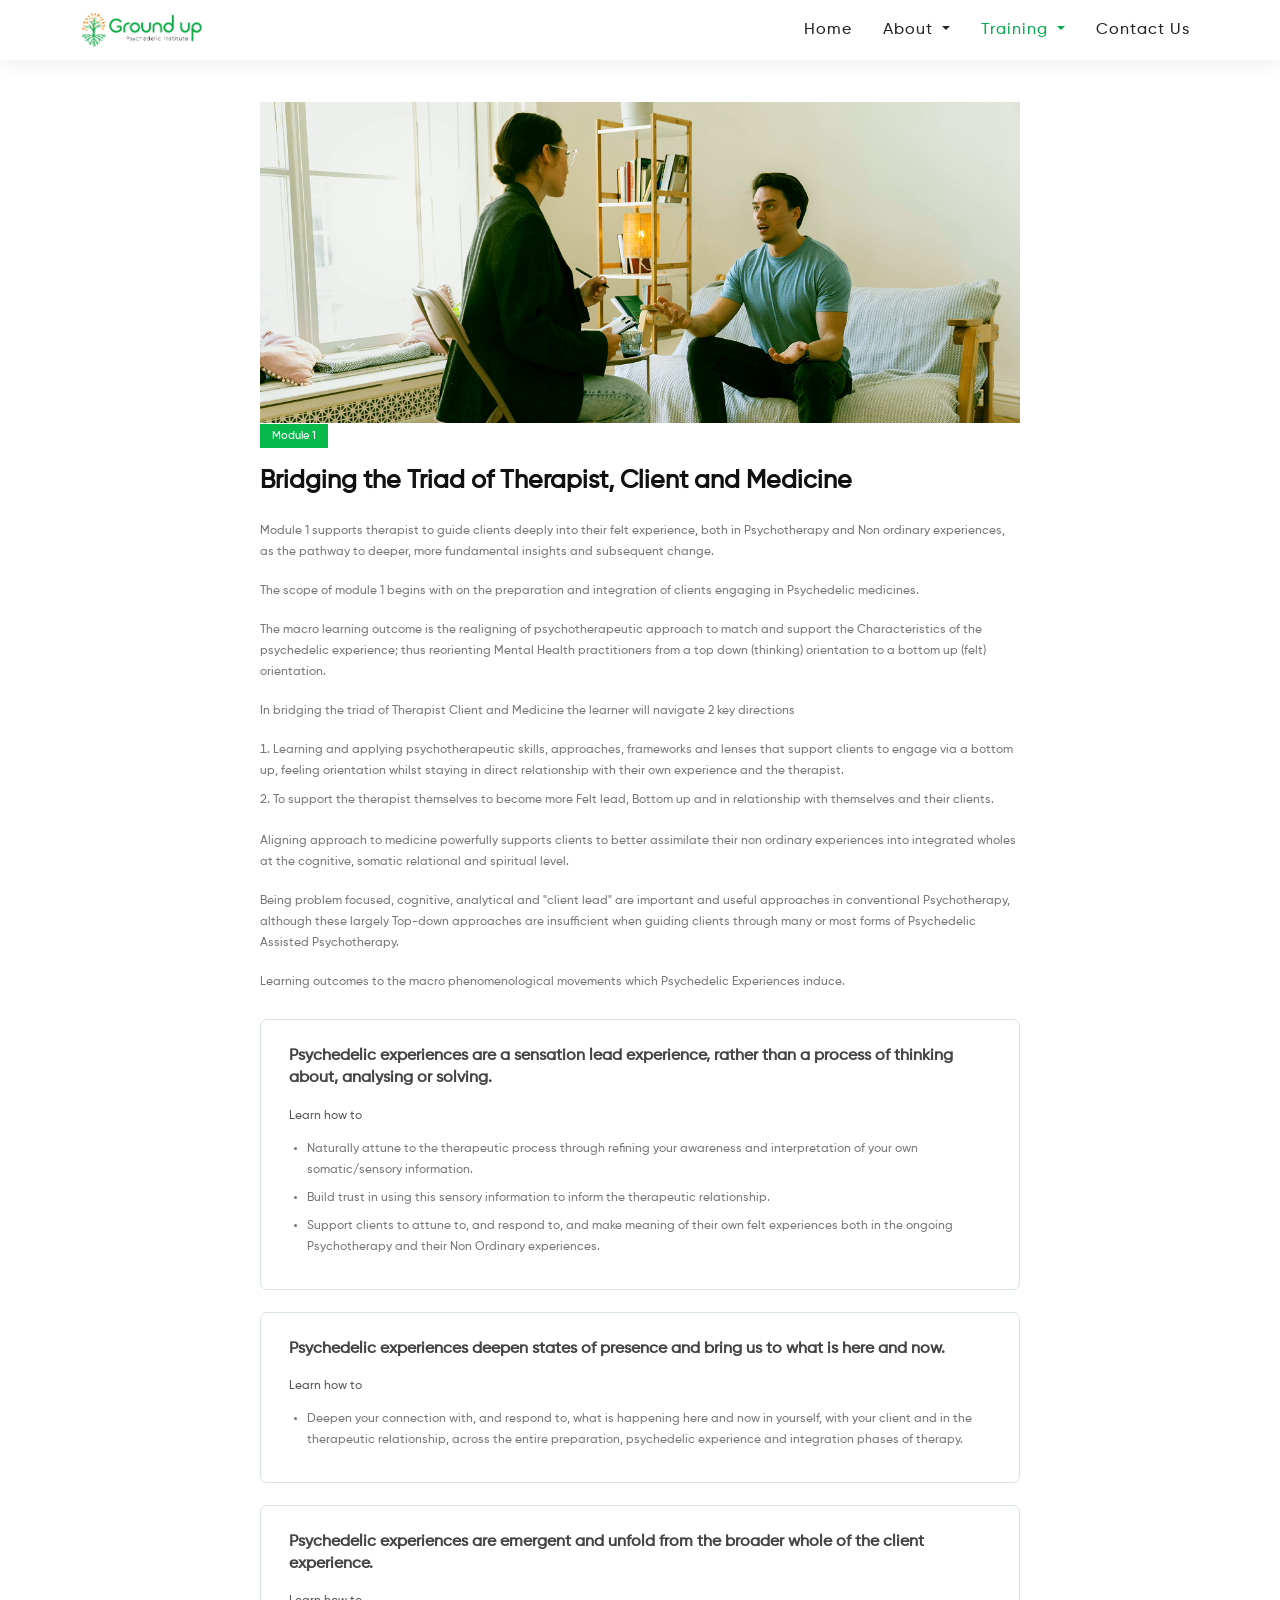
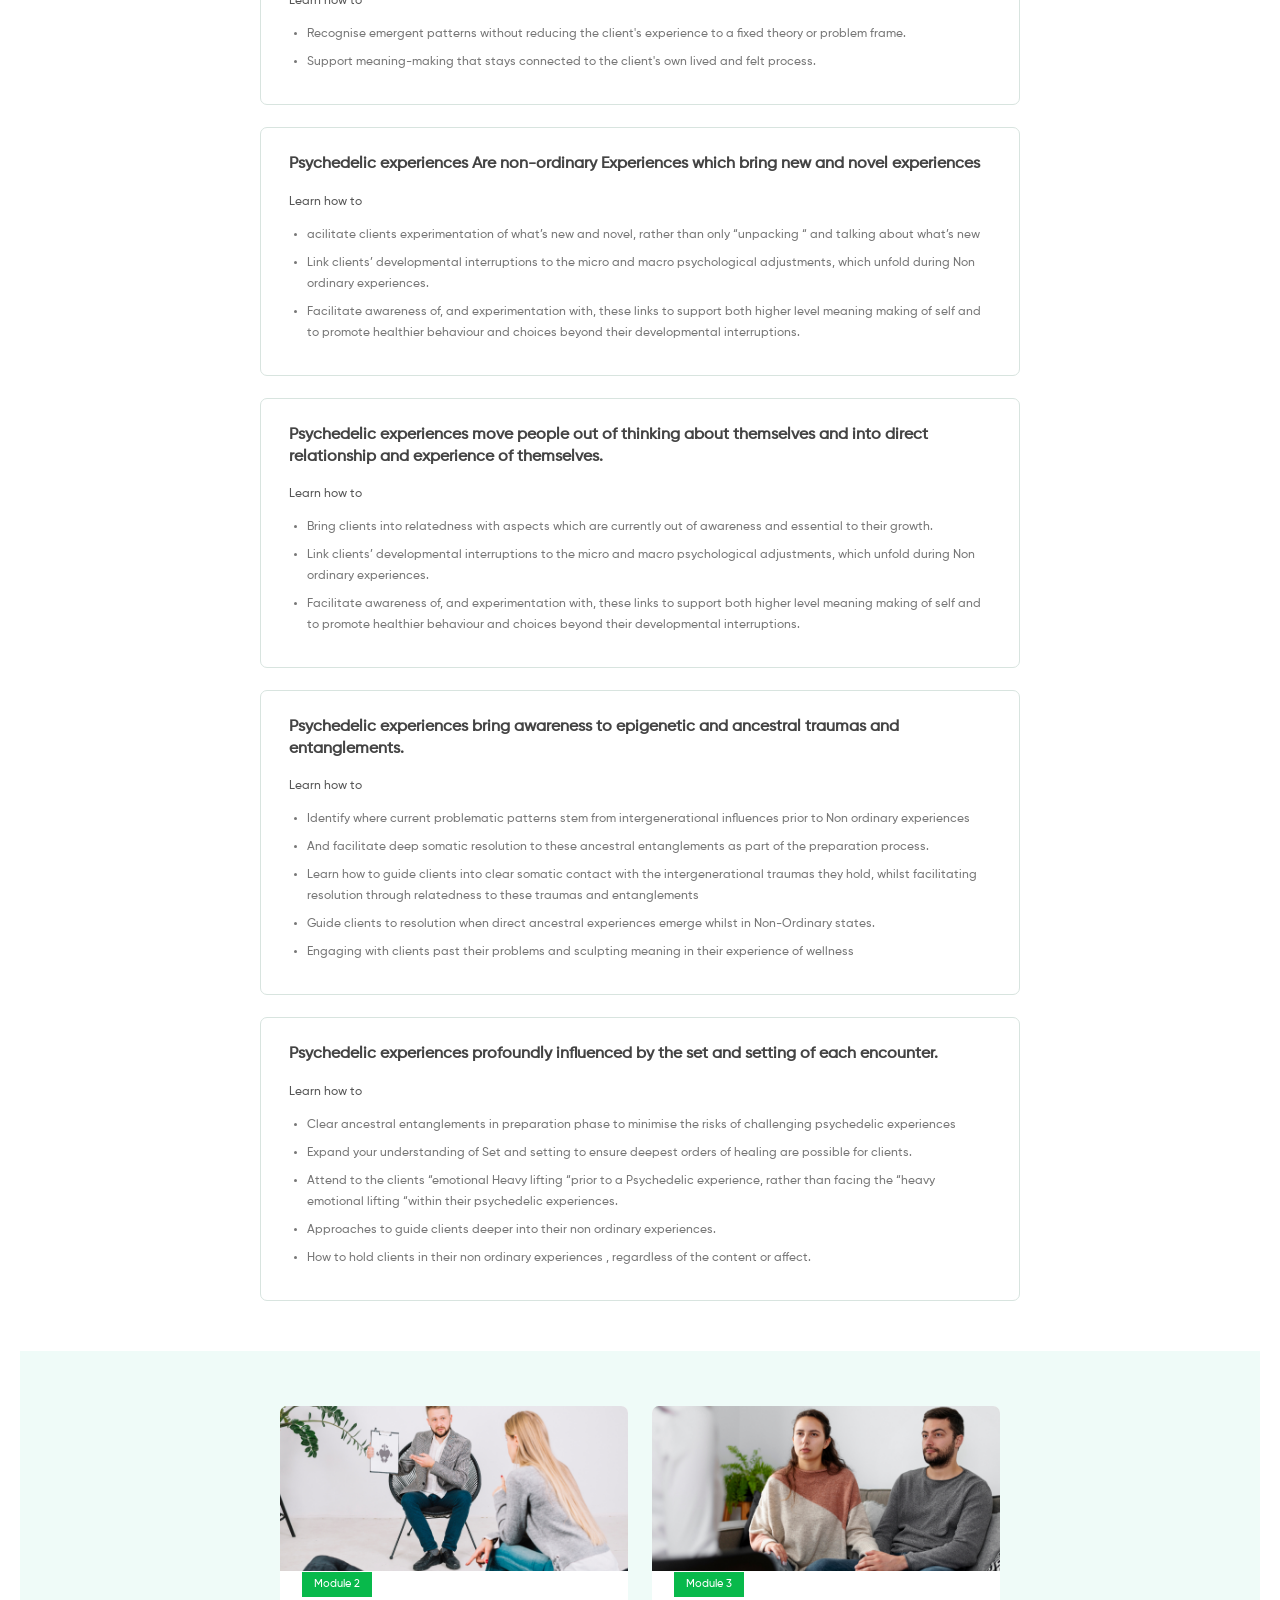
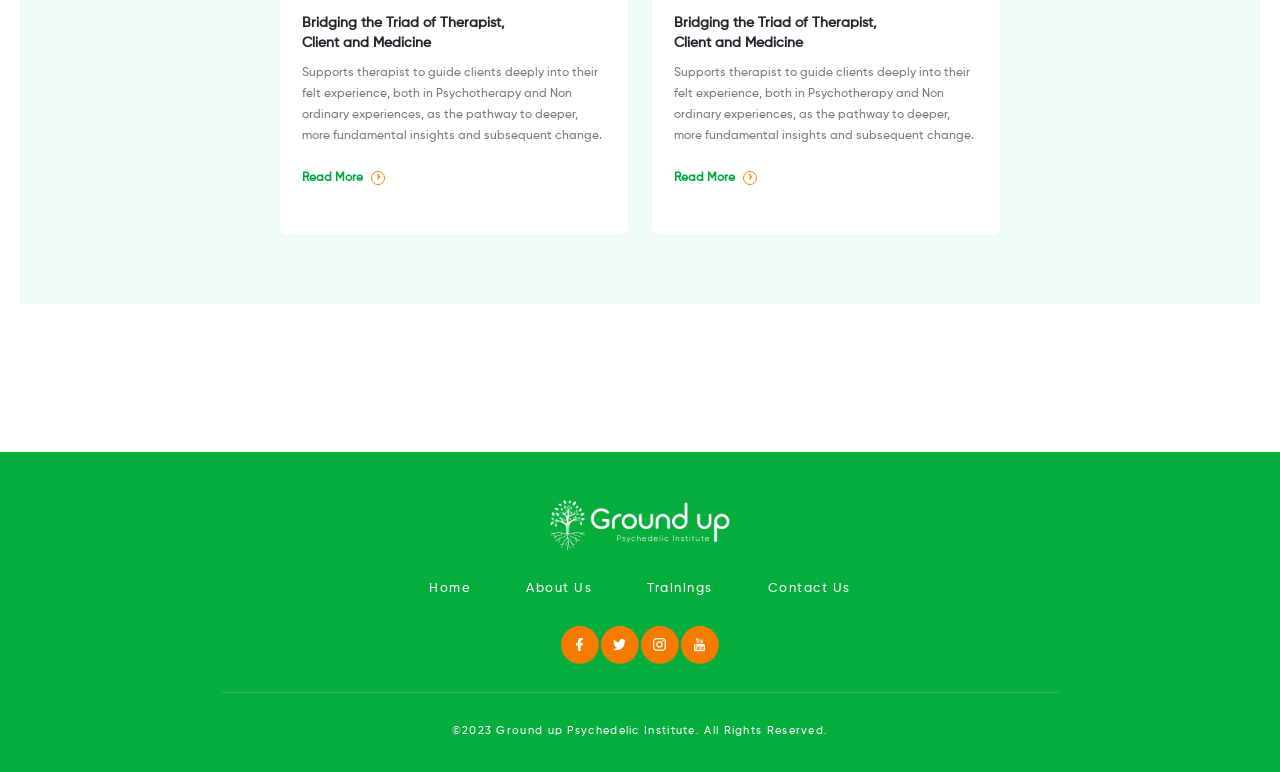
<file: training-module1.html>
<!DOCTYPE html>
<html lang="en">
<head>
    <meta charset="UTF-8">
    <meta name="viewport" content="width=device-width, initial-scale=1.0">
    <title>Ground Up</title>
     <link rel="icon" type="image/x-icon" href="/images/fevicon.png">

    <link rel="stylesheet" href="style.css">
    <link href="https://cdn.jsdelivr.net/npm/bootstrap@5.0.2/dist/css/bootstrap.min.css" rel="stylesheet" integrity="sha384-EVSTQN3/azprG1Anm3QDgpJLIm9Nao0Yz1ztcQTwFspd3yD65VohhpuuCOmLASjC" crossorigin="anonymous">
    <script src="https://cdn.jsdelivr.net/npm/bootstrap@5.0.2/dist/js/bootstrap.bundle.min.js" integrity="sha384-MrcW6ZMFYlzcLA8Nl+NtUVF0sA7MsXsP1UyJoMp4YLEuNSfAP+JcXn/tWtIaxVXM" crossorigin="anonymous"></script>
</head>
<body class="module-page">
    <nav class="navbar navbar-expand-lg navbar-light bg-white">
        <div class="container">
            <a href="index.html" class="navbar-brand">
                <img src="images/logo.png" alt="Ground up" width="120">
            </a>

            <button
                class="navbar-toggler"
                type="button"
                data-bs-toggle="collapse"
                data-bs-target="#navbarMenu"
                aria-controls="navbarMenu"
                aria-expanded="false"
                aria-label="Toggle navigation">
                <span class="navbar-toggler-icon"></span>
            </button>

            <div class="collapse navbar-collapse" id="navbarMenu">
                <ul class="navbar-nav ms-auto">
                    <li class="nav-item">
                        <a class="nav-link text-dark" href="index.html">Home</a>
                    </li>

                    <li class="nav-item dropdown">
                        <a
                            class="nav-link dropdown-toggle text-dark"
                            href="#"
                            role="button"
                            data-bs-toggle="dropdown"
                            aria-expanded="false">
                            About
                        </a>

                        <ul class="dropdown-menu">
                            <li>
                                <a class="dropdown-item" href="about.html">About Us</a>
                            </li>
                            <li>
                                <a class="dropdown-item" href="about-robbie.html">About Robbie</a>
                            </li>
                        </ul>
                    </li>

                    <li class="nav-item dropdown">
                        <a
                            class="nav-link dropdown-toggle text-dark active"
                            href="#"
                            role="button"
                            data-bs-toggle="dropdown"
                            aria-expanded="false">
                            Training
                        </a>

                        <ul class="dropdown-menu">
                            <li>
                                <a class="dropdown-item active" href="training-module1.html">
                                    Module 1 - Bridging the Triad of Therapist, Client and Medicine
                                </a>
                            </li>
                            <li>
                                <a class="dropdown-item" href="module-2.html">
                                    Module 2 - Bridging the Triad of Therapist, Client and Medicine
                                </a>
                            </li>
                            <li>
                                <a class="dropdown-item" href="module-3.html">
                                    Module 3 - Bridging the Triad of Therapist, Client and Medicine
                                </a>
                            </li>
                        </ul>
                    </li>

                    <li class="nav-item">
                        <a class="nav-link text-dark" href="contactus.html">Contact Us</a>
                    </li>
                </ul>
            </div>
        </div>
    </nav>

    <main class="module-detail">
        <div class="module-detail-container">
            <img
                class="module-hero-image"
                src="images/training-module-1.png"
                alt="Therapist speaking with a client in a therapy room">

            <span class="module-label module-detail-label">Module 1</span>

            <h1>Bridging the Triad of Therapist, Client and Medicine</h1>

            <p>
                Module 1 supports therapist to guide clients deeply into their felt experience, both in Psychotherapy and Non ordinary experiences, as the pathway to deeper, more fundamental insights and subsequent change.
            </p>

            <p>
                The scope of module 1 begins with on the preparation and integration of clients engaging in Psychedelic medicines.
            </p>

            <p>
                The macro learning outcome is the realigning of psychotherapeutic approach to match and support the Characteristics of the psychedelic experience; thus reorienting Mental Health practitioners from a top down (thinking) orientation to a bottom up (felt) orientation.
            </p>

            <p>
                In bridging the triad of Therapist Client and Medicine the learner will navigate 2 key directions
            </p>

            <ol>
                <li>
                    Learning and applying psychotherapeutic skills, approaches, frameworks and lenses that support clients to engage via a bottom up, feeling orientation whilst staying in direct relationship with their own experience and the therapist.
                </li>
                <li>
                    To support the therapist themselves to become more Felt lead, Bottom up and in relationship with themselves and their clients.
                </li>
            </ol>

            <p>
                Aligning approach to medicine powerfully supports clients to better assimilate their non ordinary experiences into integrated wholes at the cognitive, somatic relational and spiritual level.
            </p>

            <p>
                Being problem focused, cognitive, analytical and "client lead" are important and useful approaches in conventional Psychotherapy, although these largely Top-down approaches are insufficient when guiding clients through many or most forms of Psychedelic Assisted Psychotherapy.
            </p>

            <p>
                Learning outcomes to the macro phenomenological movements which Psychedelic Experiences induce.
            </p>

            <section class="module-outcomes" aria-label="Module 1 learning outcomes">
                <article class="module-outcome-card">
                    <h2>Psychedelic experiences are a sensation lead experience, rather than a process of thinking about, analysing or solving.</h2>
                    <p>Learn how to</p>
                    <ul>
                        <li>Naturally attune to the therapeutic process through refining your awareness and interpretation of your own somatic/sensory information.</li>
                        <li>Build trust in using this sensory information to inform the therapeutic relationship.</li>
                        <li>Support clients to attune to, and respond to, and make meaning of their own felt experiences both in the ongoing Psychotherapy and their Non Ordinary experiences.</li>
                    </ul>
                </article>

                <article class="module-outcome-card">
                    <h2>Psychedelic experiences deepen states of presence and bring us to what is here and now.</h2>
                    <p>Learn how to</p>
                    <ul>
                        <li>Deepen your connection with, and respond to, what is happening here and now in yourself, with your client and in the therapeutic relationship, across the entire preparation, psychedelic experience and integration phases of therapy.</li>
                    </ul>
                </article>

                <article class="module-outcome-card">
                    <h2>Psychedelic experiences are emergent and unfold from the broader whole of the client experience.</h2>
                    <p>Learn how to</p>
                    <ul>
                        <li>Recognise emergent patterns without reducing the client's experience to a fixed theory or problem frame.</li>
                        <li>Support meaning-making that stays connected to the client's own lived and felt process.</li>
                    </ul>
                </article>

                 <article class="module-outcome-card">
                    <h2>Psychedelic experiences Are non-ordinary Experiences which bring new and novel experiences</h2>
                    <p>Learn how to</p>
                    <ul>
                        <li>acilitate clients experimentation of what’s new and novel, rather than only “unpacking “ and talking about what’s new</li>
                        <li>Link clients’ developmental interruptions to the micro and macro psychological adjustments, which unfold during Non ordinary experiences.</li>
                        <li>Facilitate awareness of, and experimentation with, these links to support both higher level meaning making of self and to promote healthier behaviour and choices beyond their developmental interruptions.</li>
                    </ul>
                </article>

                <article class="module-outcome-card">
                    <h2>Psychedelic experiences move people out of thinking about themselves and into direct relationship and experience of themselves.</h2>
                    <p>Learn how to</p>
                    <ul>
                        <li>Bring clients into relatedness with aspects which are currently out of awareness and essential to their growth.</li>                 
                        <li>Link clients’ developmental interruptions to the micro and macro psychological adjustments, which unfold during Non ordinary experiences.</li>
                        <li>Facilitate awareness of, and experimentation with, these links to support both higher level meaning making of self and to promote healthier behaviour and choices beyond their developmental interruptions.</li>
                    </ul>
                </article>

                <article class="module-outcome-card">
                    <h2>Psychedelic experiences bring awareness to epigenetic and ancestral traumas and entanglements.</h2>
                    <p>Learn how to</p>
                    <ul>
                        <li>Identify where current problematic patterns stem from intergenerational influences prior to Non ordinary experiences</li>                 
                        <li>And facilitate deep somatic resolution to these ancestral entanglements as part of the preparation process.</li>
                        <li>Learn how to guide clients into clear somatic contact with the intergenerational traumas they hold, whilst facilitating resolution through relatedness to these traumas and entanglements</li>
                        <li>Guide clients to resolution when direct ancestral experiences emerge whilst in Non-Ordinary states.</li>
                        <li>Engaging with clients past their problems and sculpting meaning in their experience of wellness</li>
                    </ul>
                </article>

                <article class="module-outcome-card" style="margin-bottom: 50px;">
                    <h2>Psychedelic experiences profoundly influenced by the set and setting of each encounter.</h2>
                    <p>Learn how to</p>
                
                    <ul>
                        <li>Clear ancestral entanglements in preparation phase to minimise the risks of challenging psychedelic experiences</li>
                        <li>Expand your understanding of Set and setting to ensure deepest orders of healing are possible for clients.</li>
                        <li>Attend to the clients “emotional Heavy lifting “prior to a Psychedelic experience, rather than facing the “heavy emotional lifting “within their psychedelic experiences.</li>
                        <li>Approaches to guide clients deeper into their non ordinary experiences.</li>
                        <li>How to hold clients in their non ordinary experiences , regardless of the content or affect.</li>
                    </ul>
                </article>

               
            </section>

        </div>
        

        <section class="training-section">

    <div class="container">
    <div class="row training-row">

        


        <!-- Training Cards -->
        <div class="row training-row">


        

            <!-- Module 2 -->
            <div class="col-lg-4 col-md-6 col-12">

                <div class="training-card">

                    <img
                        src="images/training2.png"
                        alt="Module 2"
                        class="training-image"
                    >

                    <div class="training-content">

                        <span class="module-label">
                            Module 2
                        </span>

                        <h3>
                            Bridging the Triad of Therapist,
                            <br>
                            Client and Medicine
                        </h3>

                        <p>
                            Supports therapist to guide clients deeply
                            into their felt experience, both in
                            Psychotherapy and Non ordinary experiences,
                            as the pathway to deeper, more fundamental
                            insights and subsequent change.
                        </p>

                        <a href="#" class="read-more">
                            Read More
                            <span>›</span>
                        </a>

                    </div>

                </div>

            </div>


            <!-- Module 3 -->
            <div class="col-lg-4 col-md-6 col-12">

                <div class="training-card">

                    <img
                        src="images/training3.png"
                        alt="Module 3"
                        class="training-image"
                    >

                    <div class="training-content">

                        <span class="module-label">
                            Module 3
                        </span>

                        <h3>
                            Bridging the Triad of Therapist,
                            <br>
                            Client and Medicine
                        </h3>

                        <p>
                            Supports therapist to guide clients deeply
                            into their felt experience, both in
                            Psychotherapy and Non ordinary experiences,
                            as the pathway to deeper, more fundamental
                            insights and subsequent change.
                        </p>

                        <a href="#" class="read-more">
                            Read More
                            <span>›</span>
                        </a>

                    </div>

                </div>

            </div>

        </div>

	    </div>

    </div>

</section>
    </main>

    <footer class="footer">
        <div class="container">
            <div class="footer-logo">
                <img src="images/footerlogo.png" alt="Ground Up">
            </div>

            <nav class="footer-nav">
                <a href="index.html">Home</a>
                <a href="about.html">About Us</a>
                <a href="training-module1.html">Trainings</a>
                <a href="index.html#contact">Contact Us</a>
            </nav>

            <div class="social-icons">
                <a href="#" aria-label="Facebook">
                    <img src="images/fblogo.png" alt="">
                </a>

                <a href="#" aria-label="Twitter">
                    <img src="images/twitterlogo.png" alt="">
                </a>

                <a href="#" aria-label="Instagram">
                    <img src="images/instalogo.png" alt="">
                </a>

                <a href="#" aria-label="YouTube">
                    <img src="images/youtube logo.png" alt="">
                </a>
            </div>

            <div class="footer-line"></div>

            <p class="copyright">
                ©2023 Ground up Psychedelic Institute. All Rights Reserved.
            </p>
        </div>
    </footer>
</body>
</html>
</file>
<file: style.css>
@font-face {
  font-family: 'gilory-medium';
  src: url('./fonts/Gilroy-Medium.ttf') format('truetype');
}

* {
    box-sizing: border-box;
}

body {
    margin: 0;
    padding: 0;
    overflow-x: hidden;
    
        
   
   
    
}


/* 
   NAVBAR
 */

.navbar {
    padding: 15px 0;
}

.navbar-brand img {
    width: 120px;
    max-width: 100%;
}

.navbar-toggler {
    border-color: #08a94f;
    padding: 5px 8px;
}

.navbar-toggler:focus {
    box-shadow: 0 0 0 2px rgba(8, 169, 79, 0.25);
}

.navbar-toggler-icon {
    width: 20px;
    height: 20px;
}

.navbar-nav {
    gap: 15px;
}

.nav-link {
    font-size: 14px;
    letter-spacing: 1px;
}

.navbar-nav .nav-link.active,
.navbar-nav .nav-link.show,
.navbar-nav .show > .nav-link {
    color: #08a94f !important;
}

.dropdown-item.active,
.dropdown-item:active {
    background: #08a94f;
    color: #ffffff;
}

/* 
   HERO
 */

.hero {
    width: 100%;
    overflow: hidden;
    position: relative;
}

.hero img {
    width: 100%;
    height: auto;
    display: block;
}

.hero-text {
    position: absolute;
    top: 50%;
    right: 10%;
    transform: translateY(-50%);
    width: 40%;
}

.hero-text h1 {
    font-size: 42px;
    line-height: 1.15;
    font-weight: bold;
    color: #f57c00;
    margin-bottom: 15px;
    
}

.hero-text h1 span {
    color: #08a94f;
    font-family: gilory-medium;
    
}
#main-text{
    color:#F67C01;
    font-family: gilory-medium;
    
}


.hero-text p {
    font-size: 14px;
    line-height: 1.5;
    color: #666;
    margin-bottom: 15px;
}

.hero-text button {
    background: #08a94f;
    color: white;
    border: none;
    border-radius: 25px;
    padding: 10px 20px;
    cursor: pointer;
}
.read-more1{
    display: inline-flex;

    align-items: center;
    justify-content: center;

    width: 14px;
    height: 14px;

    margin-left: 5px;

    border: 1px solid #F1F601;
    border-radius: 50%;

    color: #F1F601;

    font-size: 13px;
    line-height: 1;
}

.features-section {
    padding: 70px 0 90px;
    background: #fff;
}

/* Keep cards in one row */
.feature-row {
    display: flex;
    flex-wrap: wrap;
}

.feature-card {
    height: 240px;
    padding: 22px;

    background: #fff;
    border: 1px solid #eeeeee;
    border-radius: 8px;

    box-shadow: 0 3px 12px rgba(0, 0, 0, 0.04);
}


.feature-card.active {
    
    padding: 20px;
}


.feature-icon {
    width: 60px;
    height: 60px;

    object-fit: contain;

    display: block;

    margin-bottom: 15px;
}

.feature-card h3 {
    font-size: 16px;
    font-weight: 600;
    margin-bottom: 10px;
}

.feature-card p {
    font-size: 13px;
    line-height: 1.55;
    color: #777;
    margin: 0;
}


.training-section {
    background: #effbf8;
    padding: 55px 0 70px;
}




.training-heading {
    text-align: center;
    margin-bottom: 32px;
}

.training-heading h2 {
    font-size: 30px;
    font-weight: 700;
    margin: 0 0 14px;
    font-family: gilory-medium ;
}

.training-heading p {
    max-width: 560px;
    margin: 0 auto;
    font-family: gilory-medium;

    color: #777;
    font-size: 13px;
    line-height: 1.55;
}




.training-row {
    display: flex;
    flex-wrap: wrap;
    justify-content: center;
}

.training-section .row.training-row {
    justify-content: center;
}

.training-row > [class*="col-"] {
    display: flex;
    justify-content: center;
}

.training-card {
    height: 100%;
    background: #fff;

    border-radius: 7px;
    overflow: hidden;

    margin-bottom: 20px;
}




.training-image {
    width: 100%;
    height: 165px;

    display: block;

    object-fit: cover;
}




.training-content {
    padding: 0 22px 25px;
}




.module-lab,
.module-label {
    display: inline-block;

    background: #08b94b;
    color: white;

    font-size: 11px;

    padding: 4px 12px;

    margin-bottom: 16px;
}




.training-content h3 {
    font-size: 14px;
    font-weight: 600;

    line-height: 1.45;

    margin: 0 0 10px;
}




.training-content p {
    font-size: 12px;
    line-height: 1.55;

    color: #777;

    margin: 0 0 18px;
}




.read-more {
    text-decoration: none;

    color: #00a844;

    font-size: 12px;
    font-weight: 600;
}

.read-more span {
    display: inline-flex;

    align-items: center;
    justify-content: center;

    width: 14px;
    height: 14px;

    margin-left: 5px;

    border: 1px solid #ff8500;
    border-radius: 50%;

    color: #ff8500;

    font-size: 13px;
    line-height: 1;
}


.about-section {
    background: #ffffff;
    padding: 70px 0 90px;
}




.about-image {
    width: 330px;
    height: 360px;

    margin: 0 auto;
}



.about-image img {
    width: 100%;
    height: 100%;

    object-fit: cover;

    display: block;
}




.about-content {
    max-width: 500px;
}

.about-content h2 {
    color: #08a847;

    font-size: 30px;
    font-weight: 700;
    font-family: gilory-medium;
    margin-bottom: 15px;
}

.about-content p {
    color: #777;

    font-size: 13px;
    line-height: 1.6;

    margin-bottom: 18px;
}

.about-btn{
   background: #08a94f;
    color: white;
    border: none;
    border-radius: 25px;
    padding: 10px 20px;
    cursor: pointer;
    display: inline-flex;
    align-items: center;
    gap: 8px;
}

.about-btn img {
    width: 15px;
    height: 15px;
}

.contact-page-body {
    background: white;
}

.contact-page-section {
    background: white;
    padding: 54px 0 0;
    position: relative;
    min-height: auto;
    margin-bottom: 0;
}

.floating-arrow {
    position: absolute;
    left: 0;
    top: 50%;
    transform: translateY(-50%);
    width: 42px;
    height: 42px;
    border: 2px solid #bfeaf7;
    border-left: none;
    border-top-color: transparent;
    border-bottom-color: transparent;
    border-radius: 0 24px 24px 0;
    background: rgba(110, 203, 240, 0.15);
    opacity: 0.8;
}

.floating-arrow::before {
    content: "";
    position: absolute;
    left: 6px;
    top: 50%;
    width: 12px;
    height: 12px;
    border-top: 3px solid #7ac6e8;
    border-right: 3px solid #7ac6e8;
    transform: translateY(-50%) rotate(45deg);
}

.contact-page-shell {
    display: flex;
    align-items: flex-start;
    justify-content: center;
    gap: 60px;
    max-width: 980px;
}

.contact-page-copy {
    flex: 0 0 34%;
    padding-top: 18px;
}

.contact-page-copy h2 {
    font-size: 28px;
    font-weight: 700;
    color: #1f1f1f;
    margin: 0 0 20px;
    font-family: gilory-medium;
}

.contact-page-copy p {
    font-size: 14px;
    line-height: 1.6;
    color: #666;
    margin: 0 0 24px;
    max-width: 280px;
}

.contact-page-details {
    display: flex;
    flex-direction: column;
    gap: 18px;
}

.detail-item {
    display: flex;
    align-items: flex-start;
    gap: 12px;
    color: #1f1f1f;
    font-size: 14px;
    line-height: 1.5;
}

.detail-item span:last-child {
    display: block;
    max-width: 220px;
}

.detail-icon-img {
    width: 18px;
    height: 18px;
    min-width: 18px;
    object-fit: contain;
    margin-top: 2px;
    filter: drop-shadow(0 0 0 rgba(0,0,0,0));
}

.location-item .detail-icon-img {
    width: 18px;
    height: 18px;
}

.contact-page-form-wrap {
    flex: 0 0 52%;
    padding-top: 18px;
}

.contact-page-form {
    width: 100%;
}

.form-row {
    display: flex;
    gap: 28px;
    margin-bottom: 18px;
}

.form-field {
    flex: 1;
}

.form-field label {
    display: block;
    color: #303030;
    font-size: 12px;
    font-weight: 500;
    margin-bottom: 8px;
}

.form-field input,
.form-field textarea {
    width: 100%;
    background: transparent;
    border: none;
    border-bottom: 1px solid #b7b7b7;
    padding: 0 0 8px;
    font-size: 14px;
    color: #222;
    outline: none;
    resize: none;
}

.form-field input:focus,
.form-field textarea:focus {
    border-bottom-color: #0ba14b;
}

.message-field {
    margin-top: 8px;
}

.form-field textarea {
    min-height: 78px;
}

.contact-submit-btn {
    margin-top: 20px;
    border: none;
    border-radius: 999px;
    background: #F67C01;
    color: #fff;
    padding: 11px 26px 10px 30px;
    font-size: 14px;
    font-weight: 600;
    display: inline-flex;
    align-items: center;
    gap: 8px;
    cursor: pointer;
   
}

.contact-submit-btn span {
    display: inline-flex;
    align-items: center;
    justify-content: center;
    width: 18px;
    height: 18px;
    border: 1px solid rgba(255,255,255,0.8);
    border-radius: 50%;
    font-size: 14px;
    line-height: 1;
}

.contact-submit-btn:hover {
    background: #e58a00;
}

.contact-map-section {
    
    background: white;
    padding: 0;
    margin-top: 50px;
}

.map-container {
    max-width: 100%;
    padding: 0;
}

.map-frame {
    display: block;
    width: 100%;
    height: 240px;
    border: 0;
    margin-top: 0;
}

.contact-wrapper {
    max-width: 680px;
    margin: 0 auto;
}



.contact-wrapper h2 {
    font-size: 30px;
    font-weight: 700;

    margin: 0 0 35px;

    color: #111;
    font-family: gilory-medium;
    text-align: left;
}

.section-kicker {
    color: #08a94f;
    font-size: 11px;
    font-weight: 600;
    letter-spacing: 1.5px;
    text-transform: uppercase;
}

.contact-intro > p {
    color: #777;
    font-size: 13px;
    line-height: 1.7;
    margin: 0;
}

.contact-details {
    display: grid;
    gap: 8px;
    margin-top: 28px;
    font-size: 12px;
}

.contact-details a {
    color: #08a94f;
    text-decoration: none;
    font-weight: 600;
}

.contact-details span {
    color: #777;
}


.form-group {
    margin-bottom: 32px;
}




.form-group label {
    display: block;

    font-size: 12px;
    color: #777;

    margin-bottom: 10px;
}




.form-group input {
    width: 100%;

    height: 32px;

    padding: 0;

    border: none;
    border-bottom: 1px solid #888;

    background: transparent;

    outline: none;

    font-size: 14px;
}



.form-group input:focus {
    border-bottom: 1px solid #00a844;
}




.message-group {
    margin-top: 2px;
    margin-bottom: 25px;
}

.form-group textarea {
    width: 100%;

    height: 75px;

    padding: 0;

    resize: none;

    border: none;
    border-bottom: 1px solid #888;

    background: transparent;

    outline: none;

    font-size: 14px;
}

.form-group textarea:focus {
    border-bottom: 1px solid #00a844;
}




.submit-btn {
    display: inline-flex;

    align-items: center;
    justify-content: center;

    gap: 6px;

    padding: 10px 18px;

    border: none;
    border-radius: 25px;

    background: #ff8500;
    color: #fff;

    font-size: 12px;
    font-weight: 500;

    cursor: pointer;

    transition: 0.3s ease;
}

.submit-btn span {
    width: 15px;
    height: 15px;

    display: flex;
    align-items: center;
    justify-content: center;

    border: 1px solid #fff;
    border-radius: 50%;

    font-size: 13px;
    line-height: 1;
}

.submit-btn:hover {
    background: #e97800;
}

.submit-btn:focus-visible,
.about-btn:focus-visible,
.form-group input:focus-visible,
.form-group textarea:focus-visible {
    outline: 2px solid #08a94f;
    outline-offset: 3px;
}



.footer {
    background: #05ad3d;
    padding: 48px 0 32px;
    color: #ffffff;
    margin-top: 60px;
}




.footer-logo {
    text-align: center;
    margin-bottom: 28px;
}

.footer-logo img {
    width: 180px;
    height: auto;
    display: inline-block;
}




.footer-nav {
    display: flex;
    justify-content: center;
    align-items: center;

    gap: 55px;

    margin-bottom: 32px;
}

.footer-nav a {
    color: #ffffff;
    text-decoration: none;

    font-size: 13px;
    letter-spacing: 1.5px;

    transition: 0.3s ease;
}

.footer-nav a:hover {
    opacity: 0.7;
}



.social-icons {
    display: flex;
    justify-content: center;
    align-items: center;

    gap: 10px;

    margin-bottom: 32px;
}

.social-icons a {
    width: 30px;
    height: 30px;

    display: flex;
    align-items: center;
    justify-content: center;

    background: #ff8500;

    color: #ffffff;

    border-radius: 50%;

    text-decoration: none;

    font-size: 13px;

    transition: 0.3s ease;
}

.social-icons a:hover {
    transform: translateY(-3px);
}



.footer-line {
    width: 75%;

    height: 1px;

    background: rgba(255, 255, 255, 0.15);

    margin: 0 auto 30px;
}




.copyright {
    text-align: center;

    margin: 0;

    color: #ffffff;

    font-size: 11px;

    letter-spacing: 1.3px;

}

.about-text {
    margin-left: 100px;
    margin-right: 100px;
    margin-top: 50px;
    font-family: gilory-medium ;
}
.about-text-p {
     margin-left: 100px;
    margin-right: 100px;
   gap:45px ;
    font-family: gilory-medium ;
    color: #666;
}
.about-text-h {
    margin-left: 100px;
    margin-right: 100px;
   
      gap: 45px;
}

.module-page {
    background: #ffffff;
    font-family: gilory-medium, Arial, sans-serif;
}

.module-page .navbar {
    box-shadow: 0 4px 18px rgba(0, 0, 0, 0.07);
    position: relative;
    z-index: 2;
}

.module-page .nav-link.active,
.module-page .navbar-nav .nav-link.active,
.module-page .navbar-nav .show > .nav-link {
    color: #08a94f !important;
}

.module-page .dropdown-item.active,
.module-page .dropdown-item:active {
    background: #08a94f;
    color: #ffffff;
}

.module-detail {
    background: #ffffff;
    padding: 42px 20px 88px;
}

.module-detail-container {
    max-width: 760px;
    margin: 0 auto;
}

.module-hero-image {
    display: block;
    width: 100%;
    height: auto;
    object-fit: cover;
}

.module-detail-label {
    margin-bottom: 18px;
}

.module-detail h1 {
    margin: 0 0 24px;
    color: #111111;
    font-size: 25px;
    font-weight: 700;
    line-height: 1.25;
}

.module-detail p,
.module-detail li {
    color: #777777;
    font-size: 12px;
    line-height: 1.75;
}

.module-detail p {
    margin: 0 0 18px;
}

.module-detail ol {
    margin: 0 0 20px;
    padding-left: 0;
    list-style-position: inside;
}

.module-detail ol li {
    margin-bottom: 8px;
}

.module-outcomes {
    display: grid;
    gap: 22px;
    margin-top: 26px;
}

.module-outcome-card {
    border: 1px solid #d8e4df;
    border-radius: 7px;
    background: #ffffff;
    padding: 26px 28px 24px;
}

.module-outcome-card h2 {
    margin: 0 0 16px;
    color: #444444;
    font-size: 16px;
    font-weight: 700;
    line-height: 1.35;
}

.module-outcome-card p {
    margin-bottom: 12px;
    color: #555555;
}

.module-outcome-card ul {
    margin: 0;
    padding-left: 18px;
}

.module-outcome-card li {
    margin-bottom: 7px;
}





@media (max-width: 991px) {

    .navbar {
        padding: 12px 20px;
    }

    .navbar-nav {
        gap: 5px;
        padding-top: 15px;
    }

    .hero img {
        min-height: 500px;
        object-fit: cover;
    }

    .hero-text {
        width: 45%;
        right: 7%;
    }

    .hero-text h1 {
        font-size: 32px;
    }

    .hero-text p {
        font-size: 13px;
        line-height: 1.4;
    }
}
    
    @media (max-width: 991px) {

    .feature-card {
        height: auto;
        min-height: 230px;
       
    }

    .contact-wrapper {
        gap: 45px;
        padding: 0 20px;
    }
    .row.feature-row {
        row-gap: 24px
}

    .module-detail {
        padding: 36px 20px 76px;
    }
   

}





@media (max-width: 767px) {

    .navbar-brand img {
        width: 110px;
    }

    .navbar {
        padding: 10px 15px;
    }

    .hero {
        min-height: 650px;
    }

    .hero img {
        width: 100%;
        height: 650px;
        object-fit: cover;
        object-position: left center;
    }

    .hero-text {
        top: 50%;
        right: 8%;
        width: 84%;
        transform: translateY(-50%);
        background: rgba(255, 255, 255, 0.75);
        padding: 20px;
        border-radius: 10px;
    }

    .hero-text h1 {
        font-size: 30px;
    }

    .hero-text p {
        font-size: 13px;
        line-height: 1.5;
    }

   .features-section {
        padding: 40px 15px;
        gap: 20px;
    }

    .feature-card {
        height: auto;
        min-height: auto;
    }

    .feature-icon {
        width: 55px;
        height: 55px;
    }

    .row.feature-row {
  display: flex;
  gap: 20px; 
}

        .contact-section {
            padding: 55px 15px 65px;
        }

        .contact-wrapper {
            display: block;
            padding: 0;
        }

        .contact-intro {
            margin-bottom: 42px;
        }


    .row.training-row {
    display: flex;
    gap: 20px;
    justify-content: center;
}
.about-content h2 {
    padding-top: 20px;
}

    .module-detail {
        padding: 30px 16px 64px;
    }

    .module-detail h1 {
        font-size: 22px;
        line-height: 1.3;
    }

    .module-detail ol {
        padding-left: 18px;
        list-style-position: outside;
    }

    .module-outcome-card {
        padding: 22px 20px 20px;
    }

    .module-outcome-card h2 {
        font-size: 15px;
    }

    .footer-nav {
        flex-wrap: wrap;
        gap: 18px 28px;
    }

}




@media (max-width: 480px) {

    .navbar-brand img {
        width: 100px;
    }

    .hero {
        min-height: 700px;
    }

    .hero img {
        height: 700px;
        object-position: left center;
    }

    .hero-text {
        width: 90%;
        right: 5%;
        padding: 18px;
    }

    .hero-text h1 {
        font-size: 26px;
    }

    .hero-text p {
        font-size: 12px;
        line-height: 1.45;
    }

    .hero-text button {
        padding: 8px 16px;
        font-size: 12px;
    }

    .row.feature-row {
  display: flex;
  gap: 20px;
}
.row.training-row {
    display: flex;
    gap: 20px;
}
.about-content h2 {
    padding-top: 20px;
}

    .module-detail {
        padding: 24px 14px 56px;
    }

    .module-detail h1 {
        font-size: 20px;
    }

    .module-outcomes {
        gap: 16px;
    }

    .module-outcome-card {
        padding: 20px 16px 18px;
    }


}
</file>
